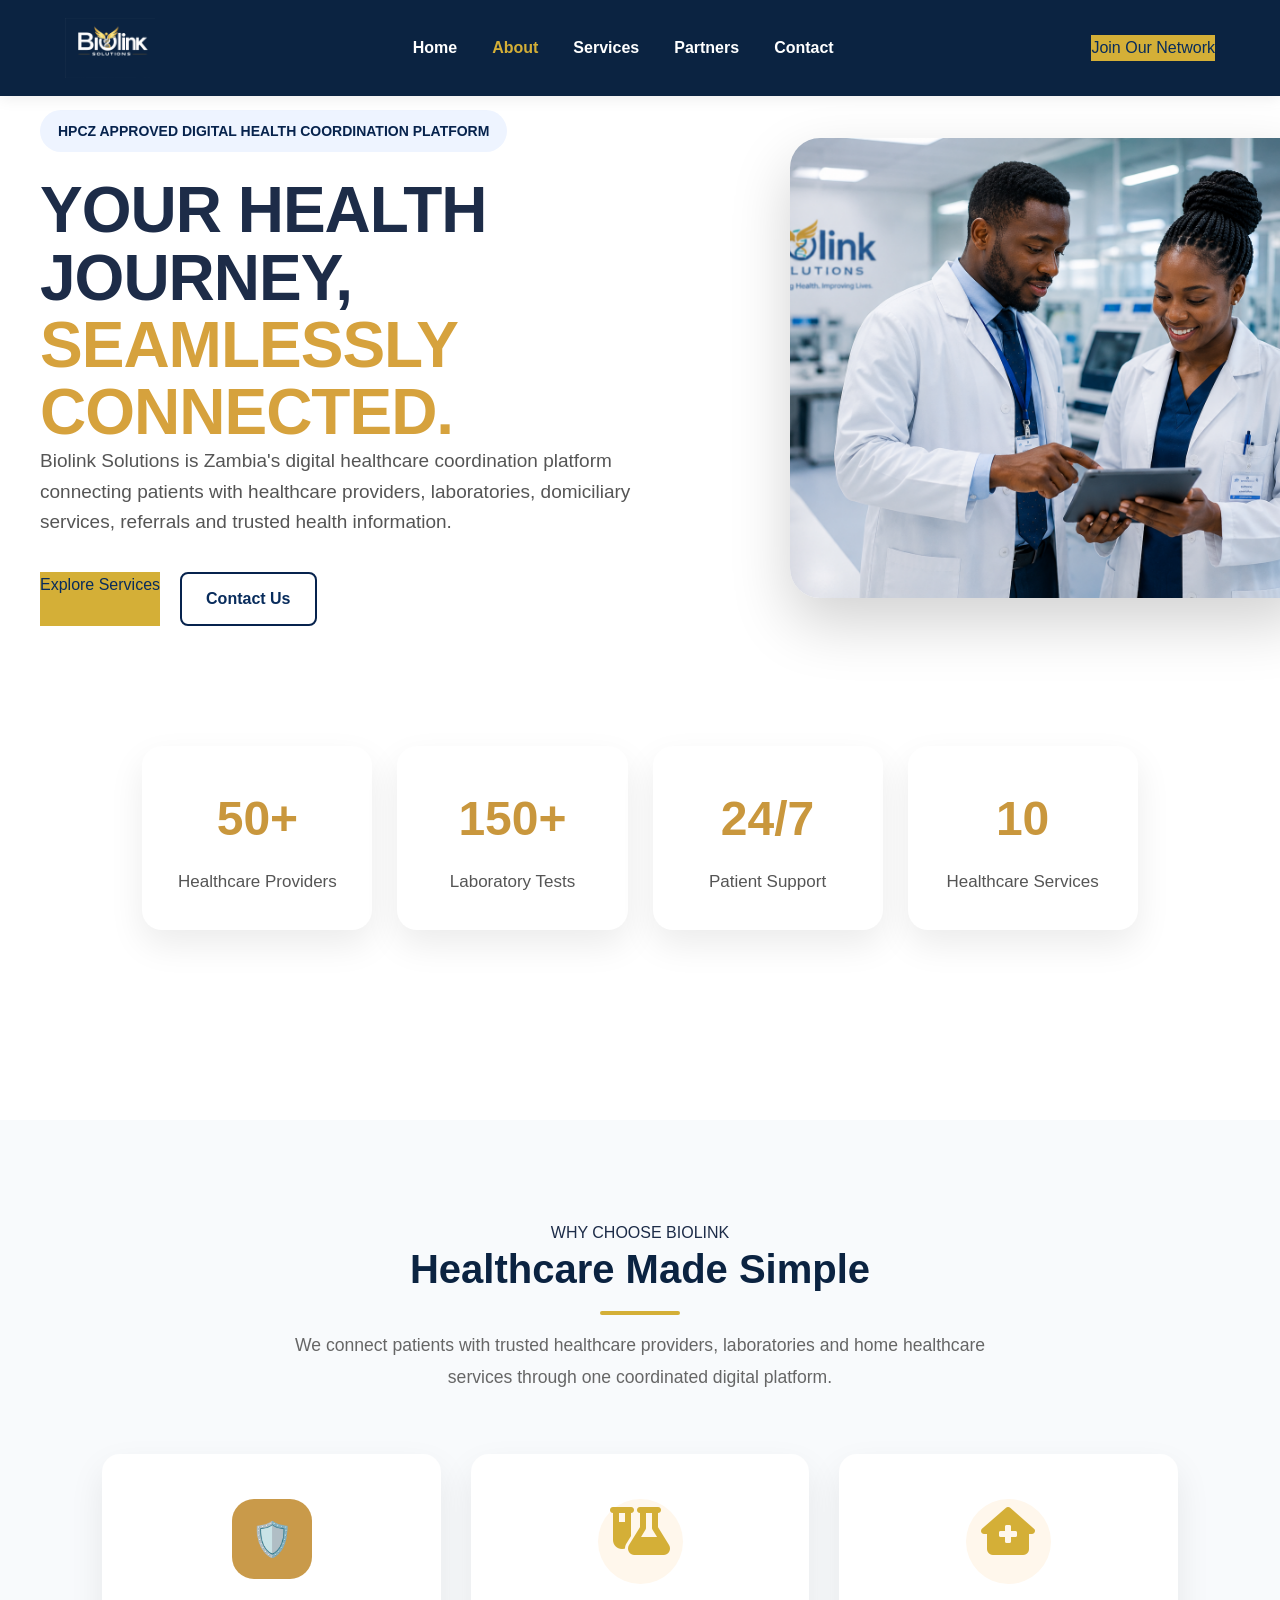
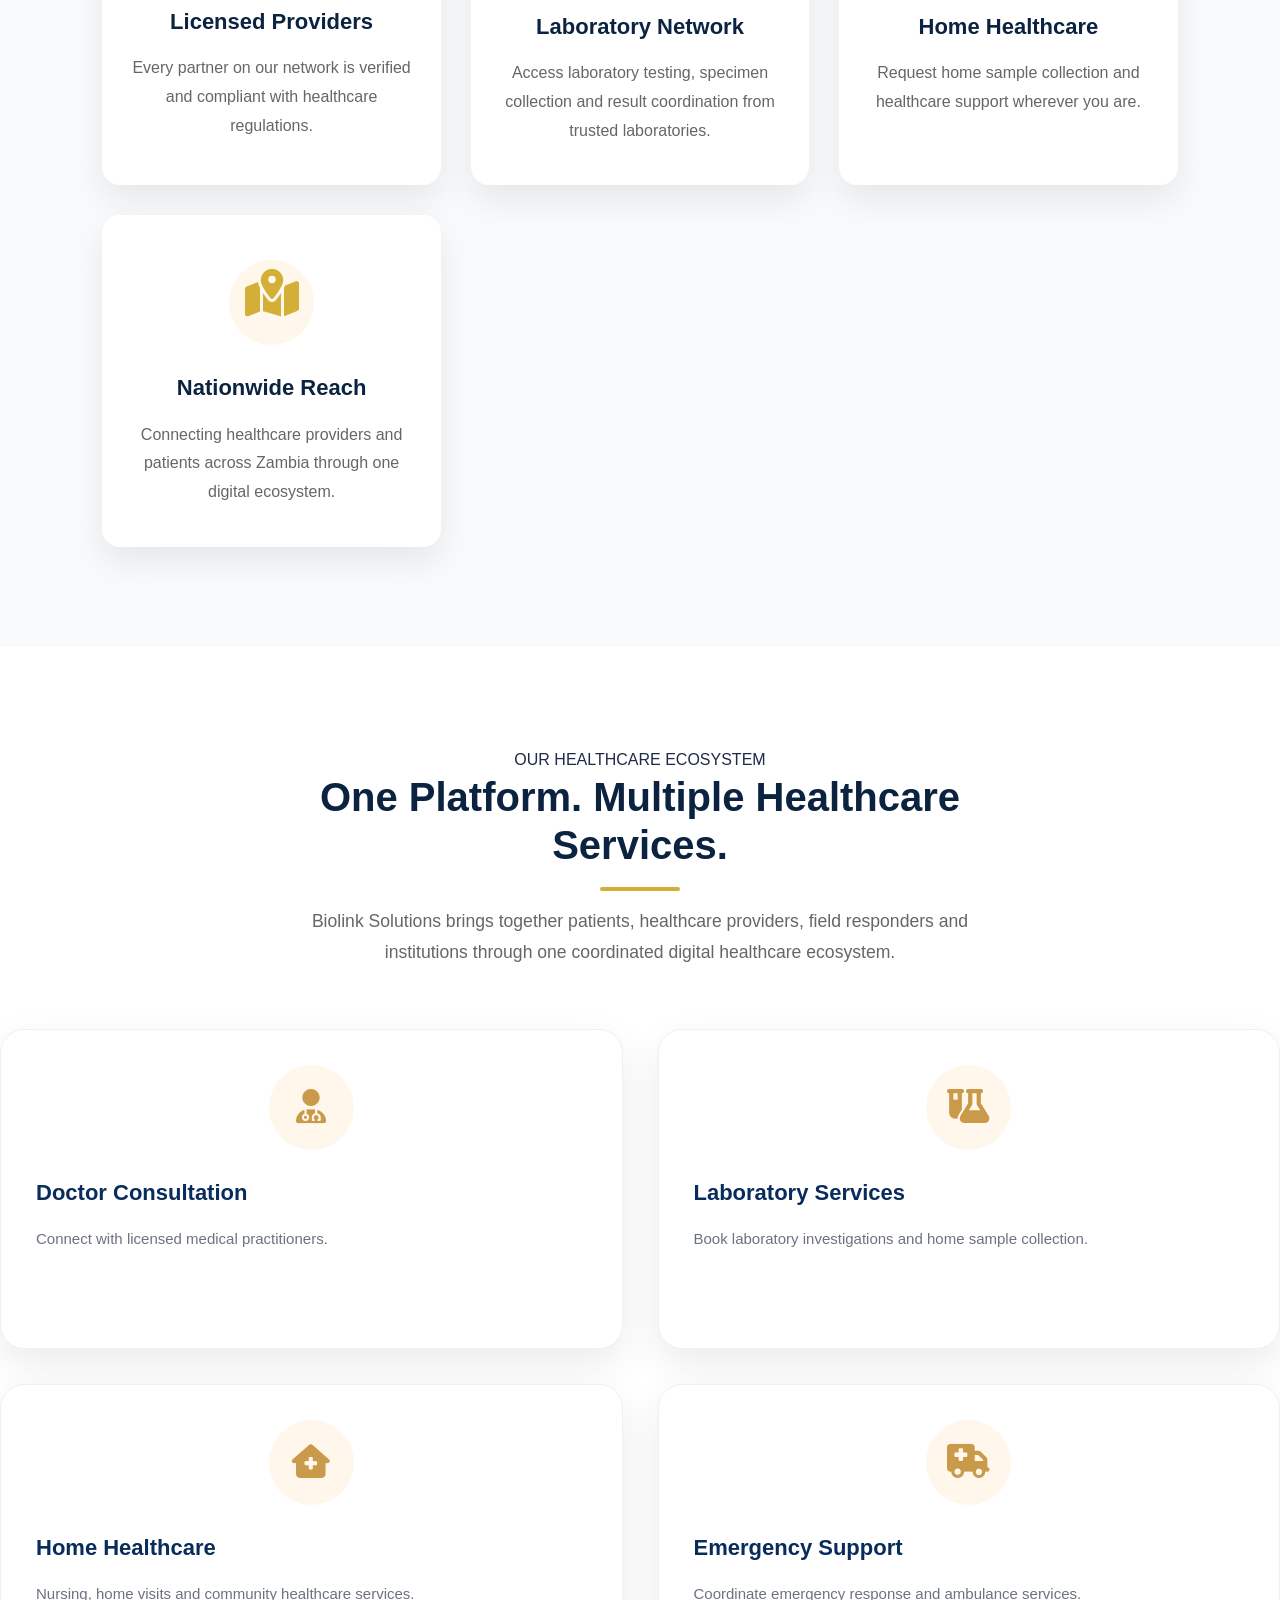
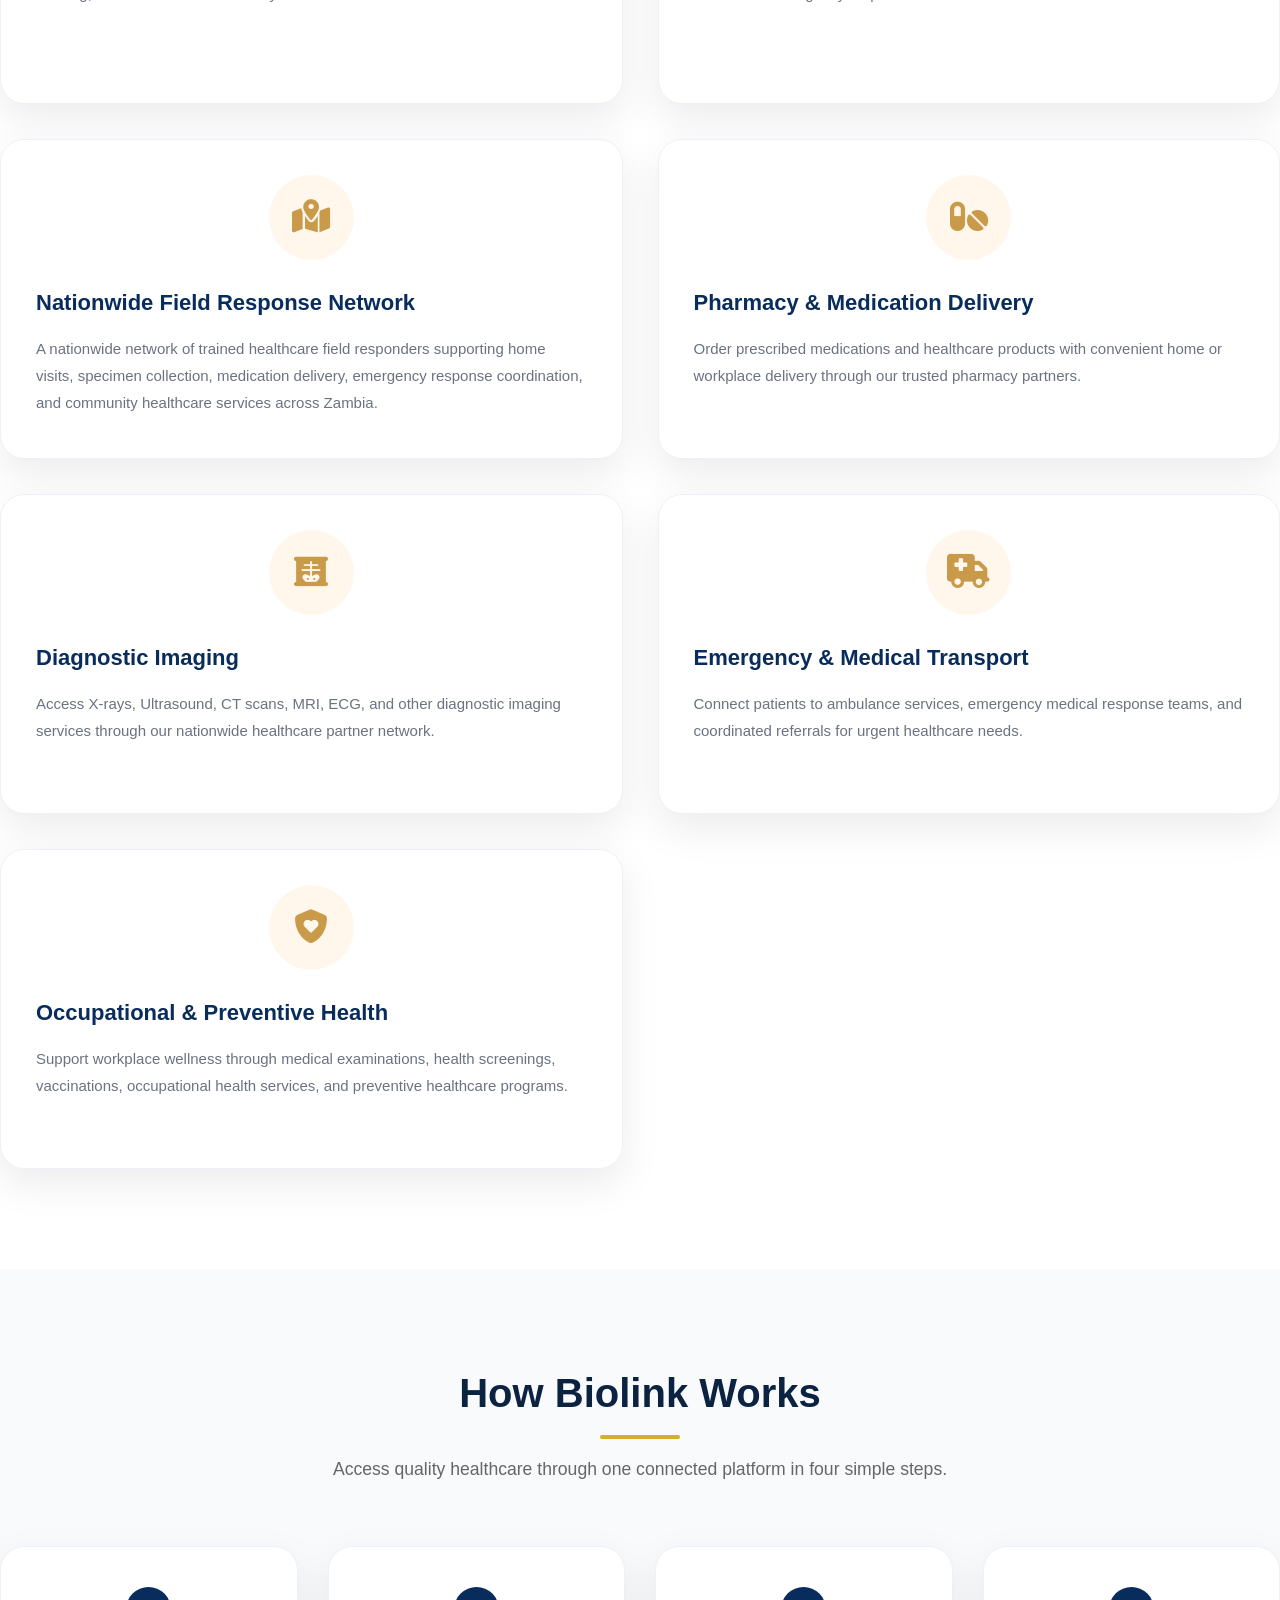
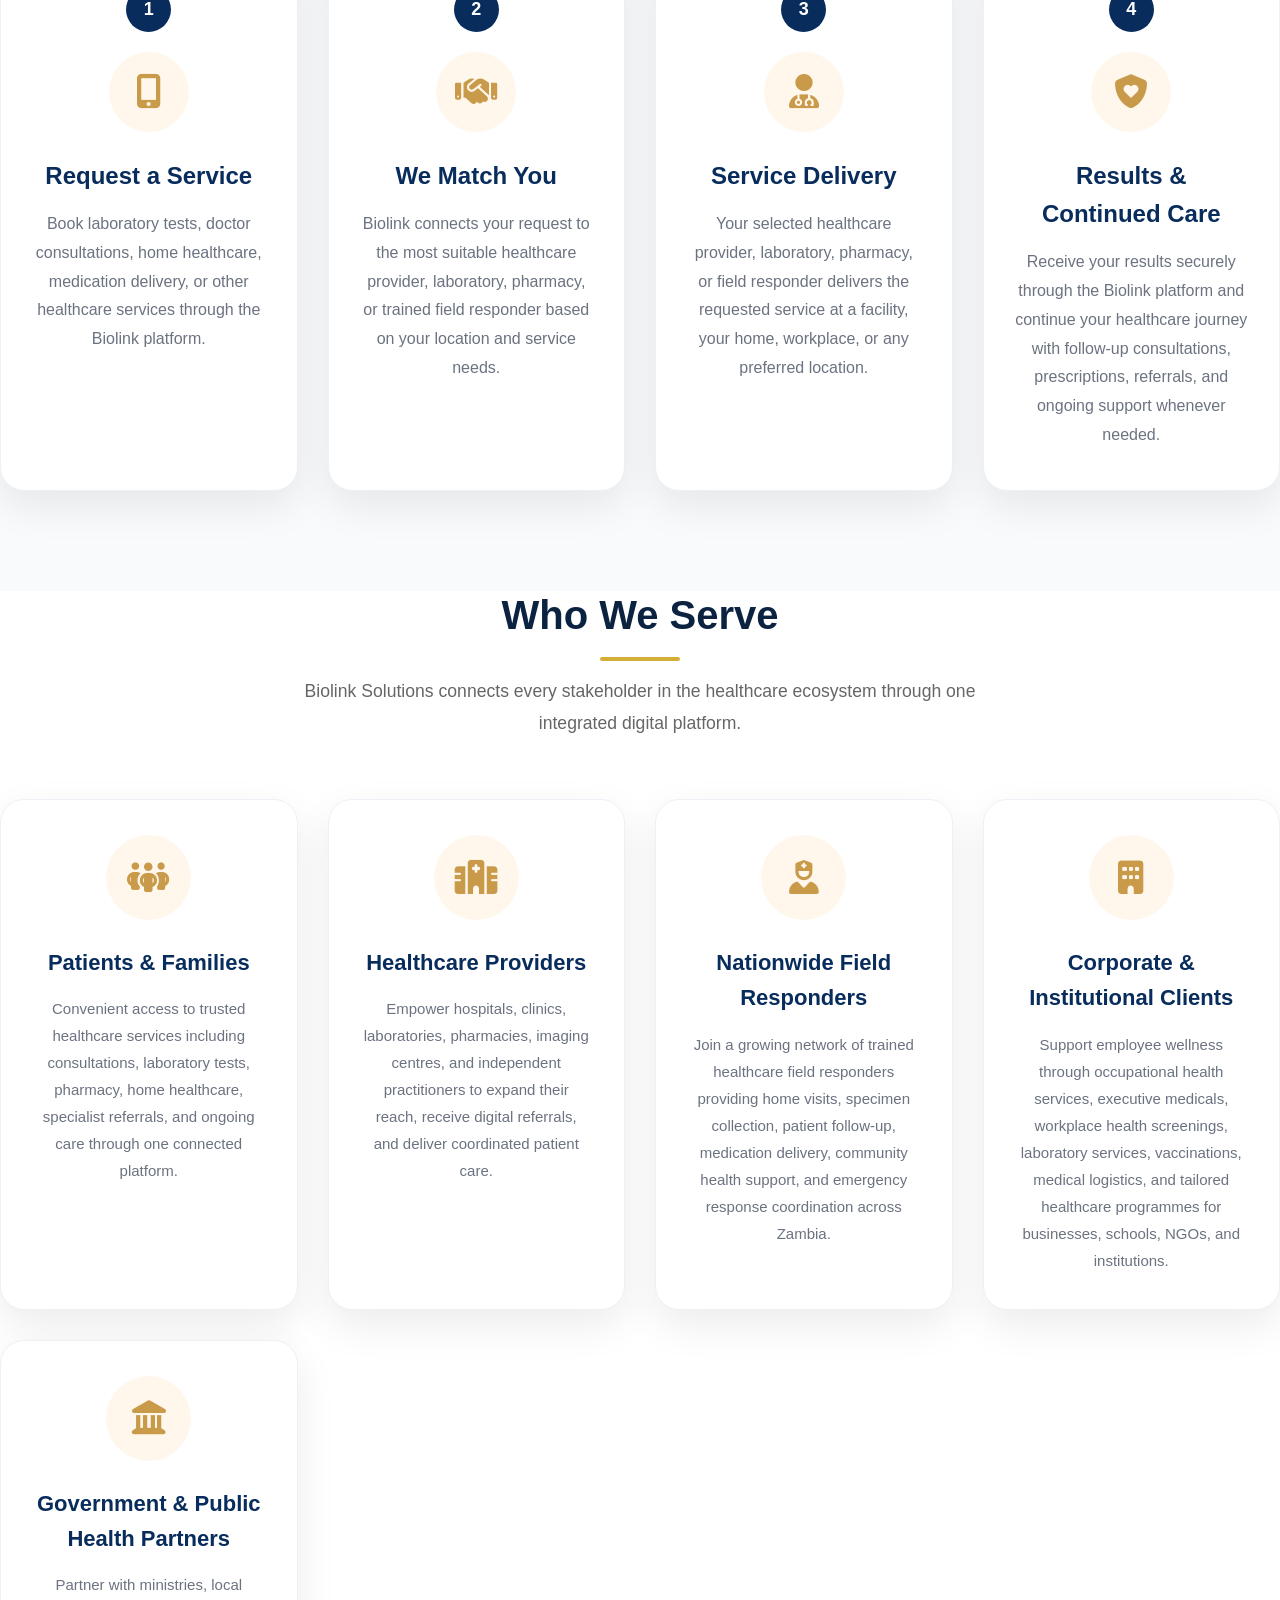
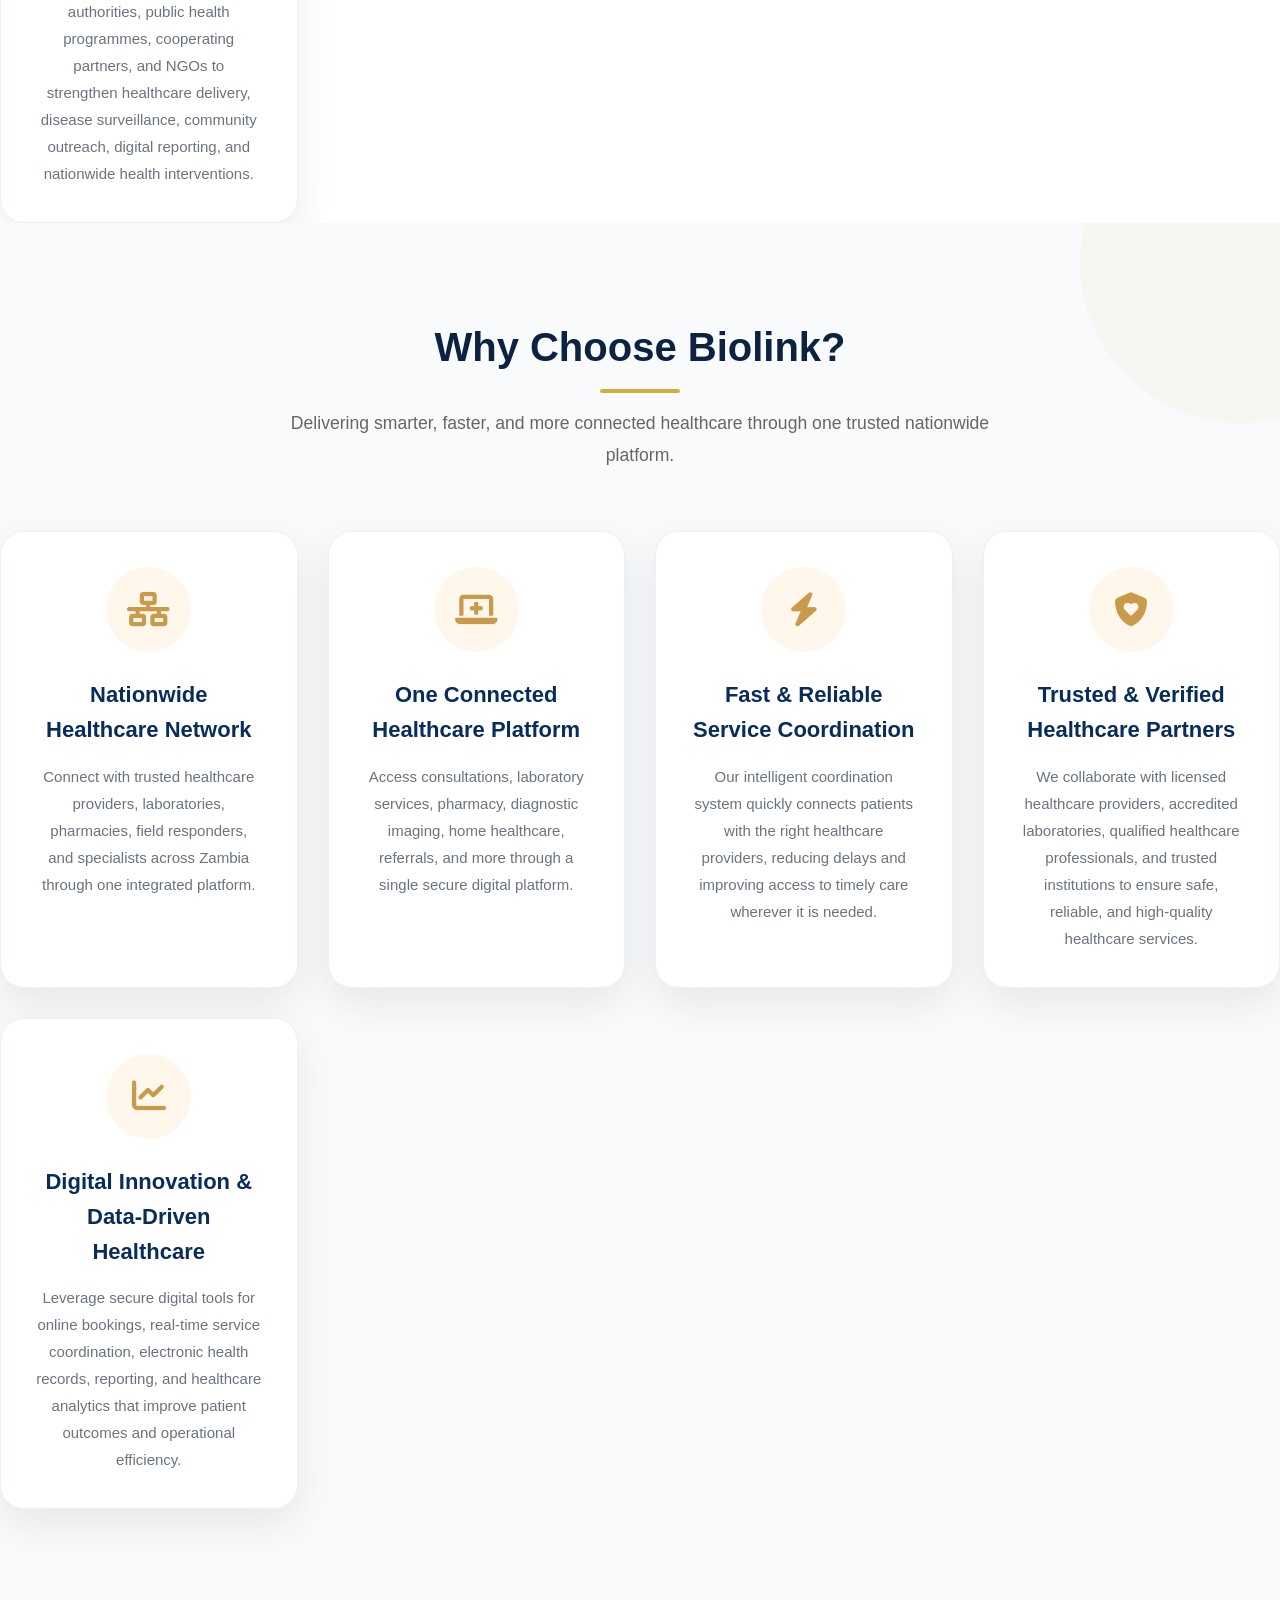
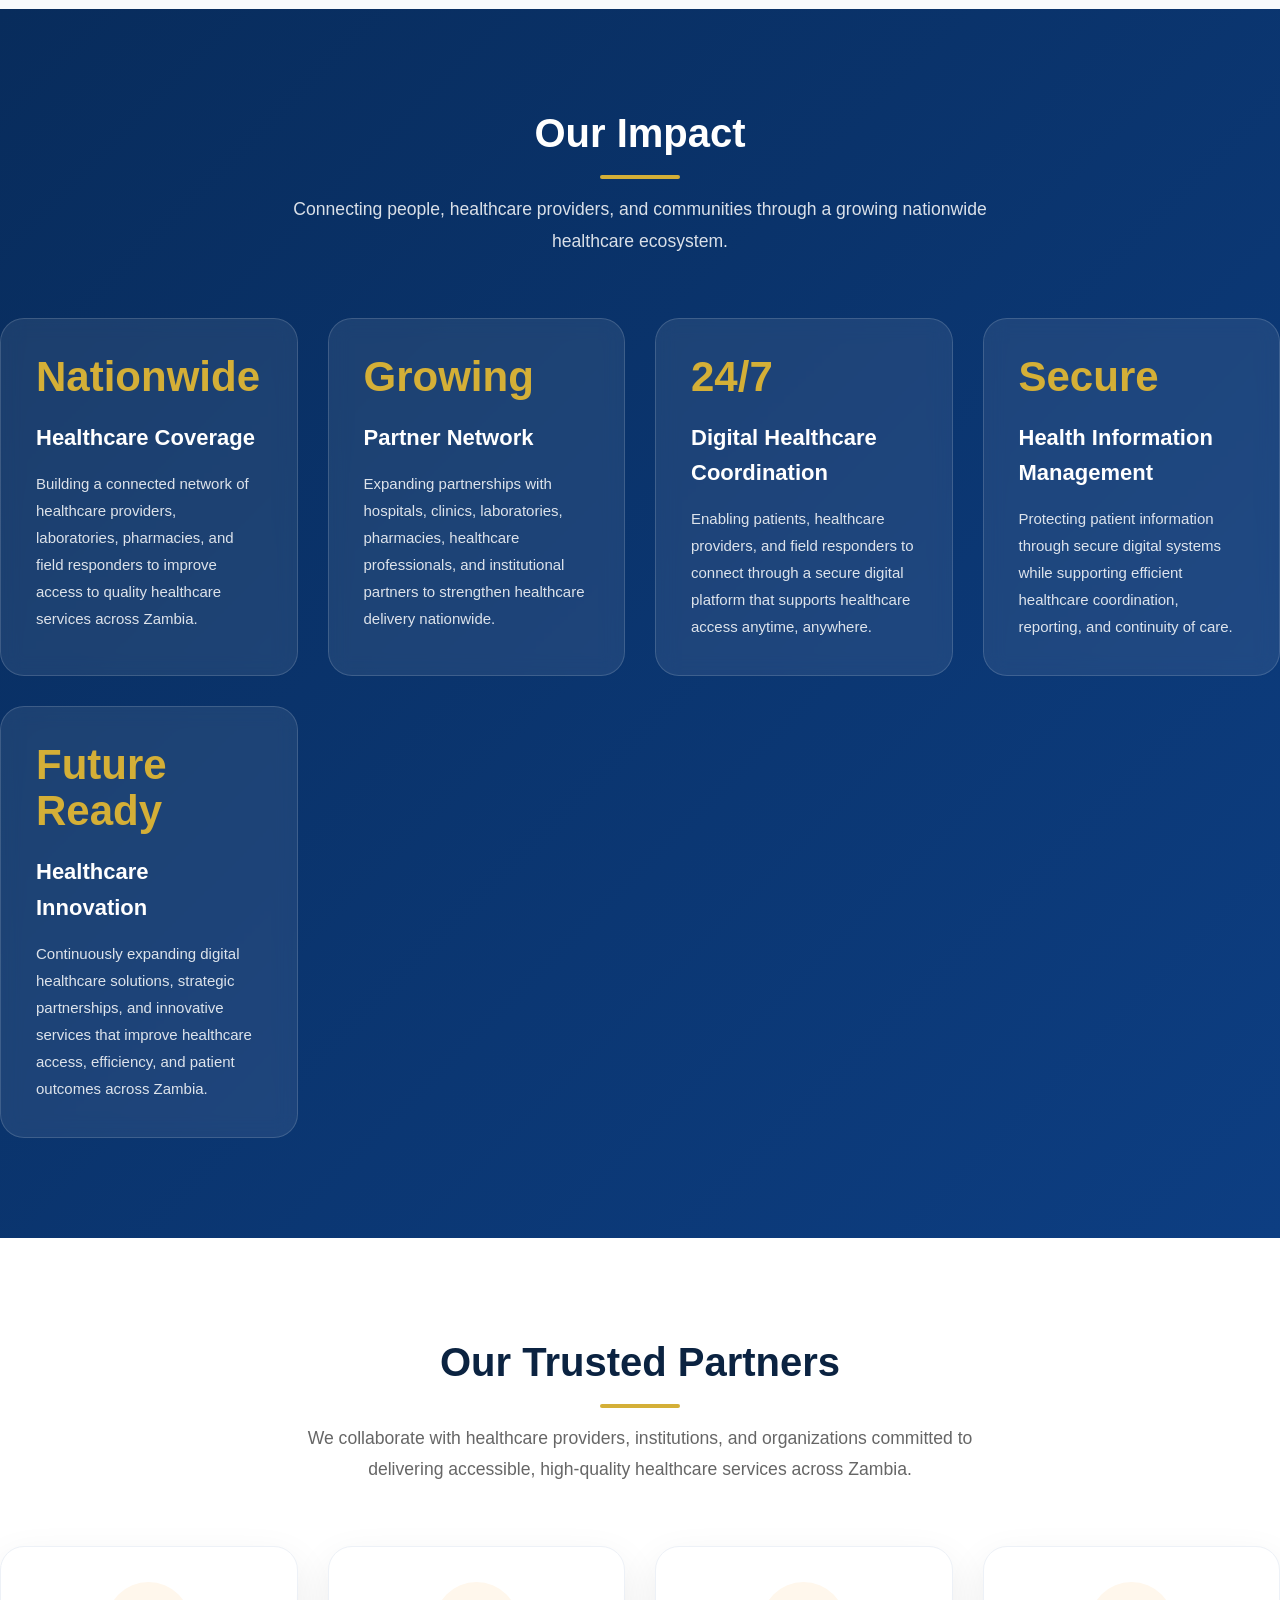
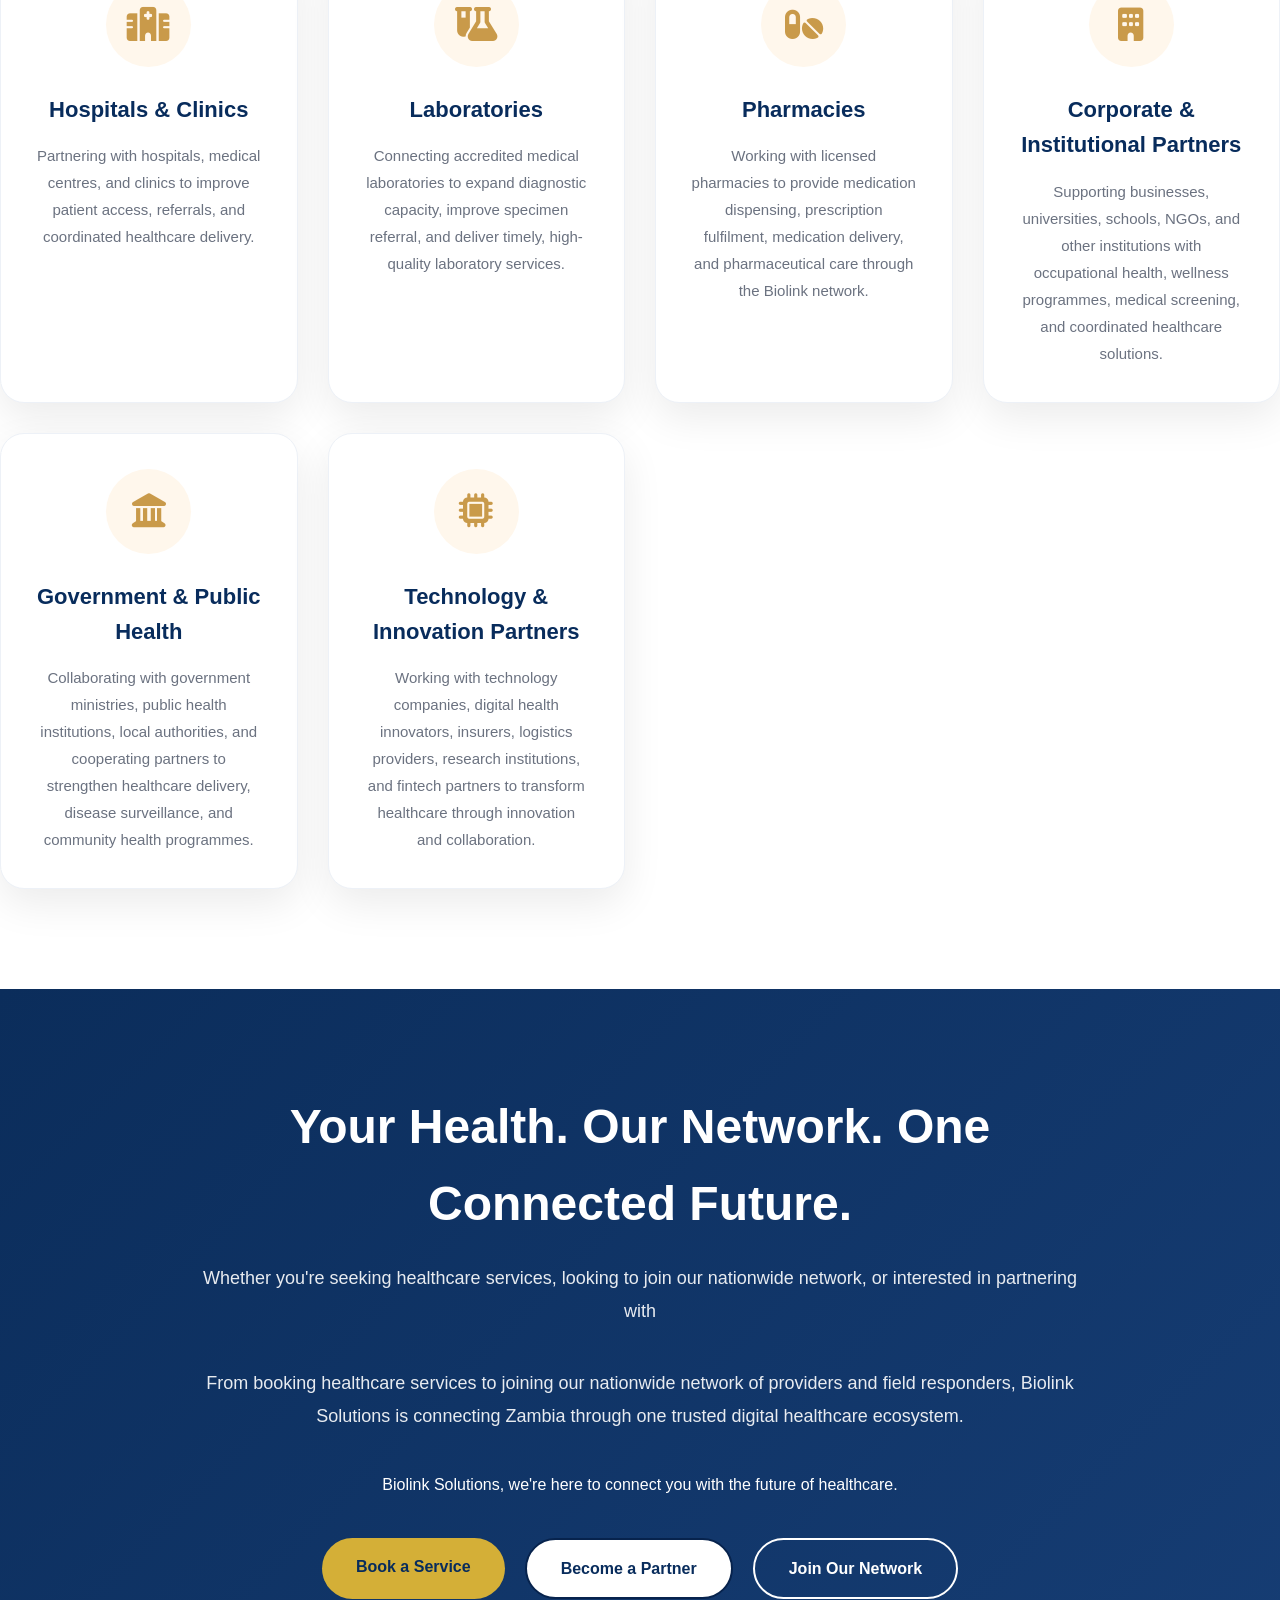
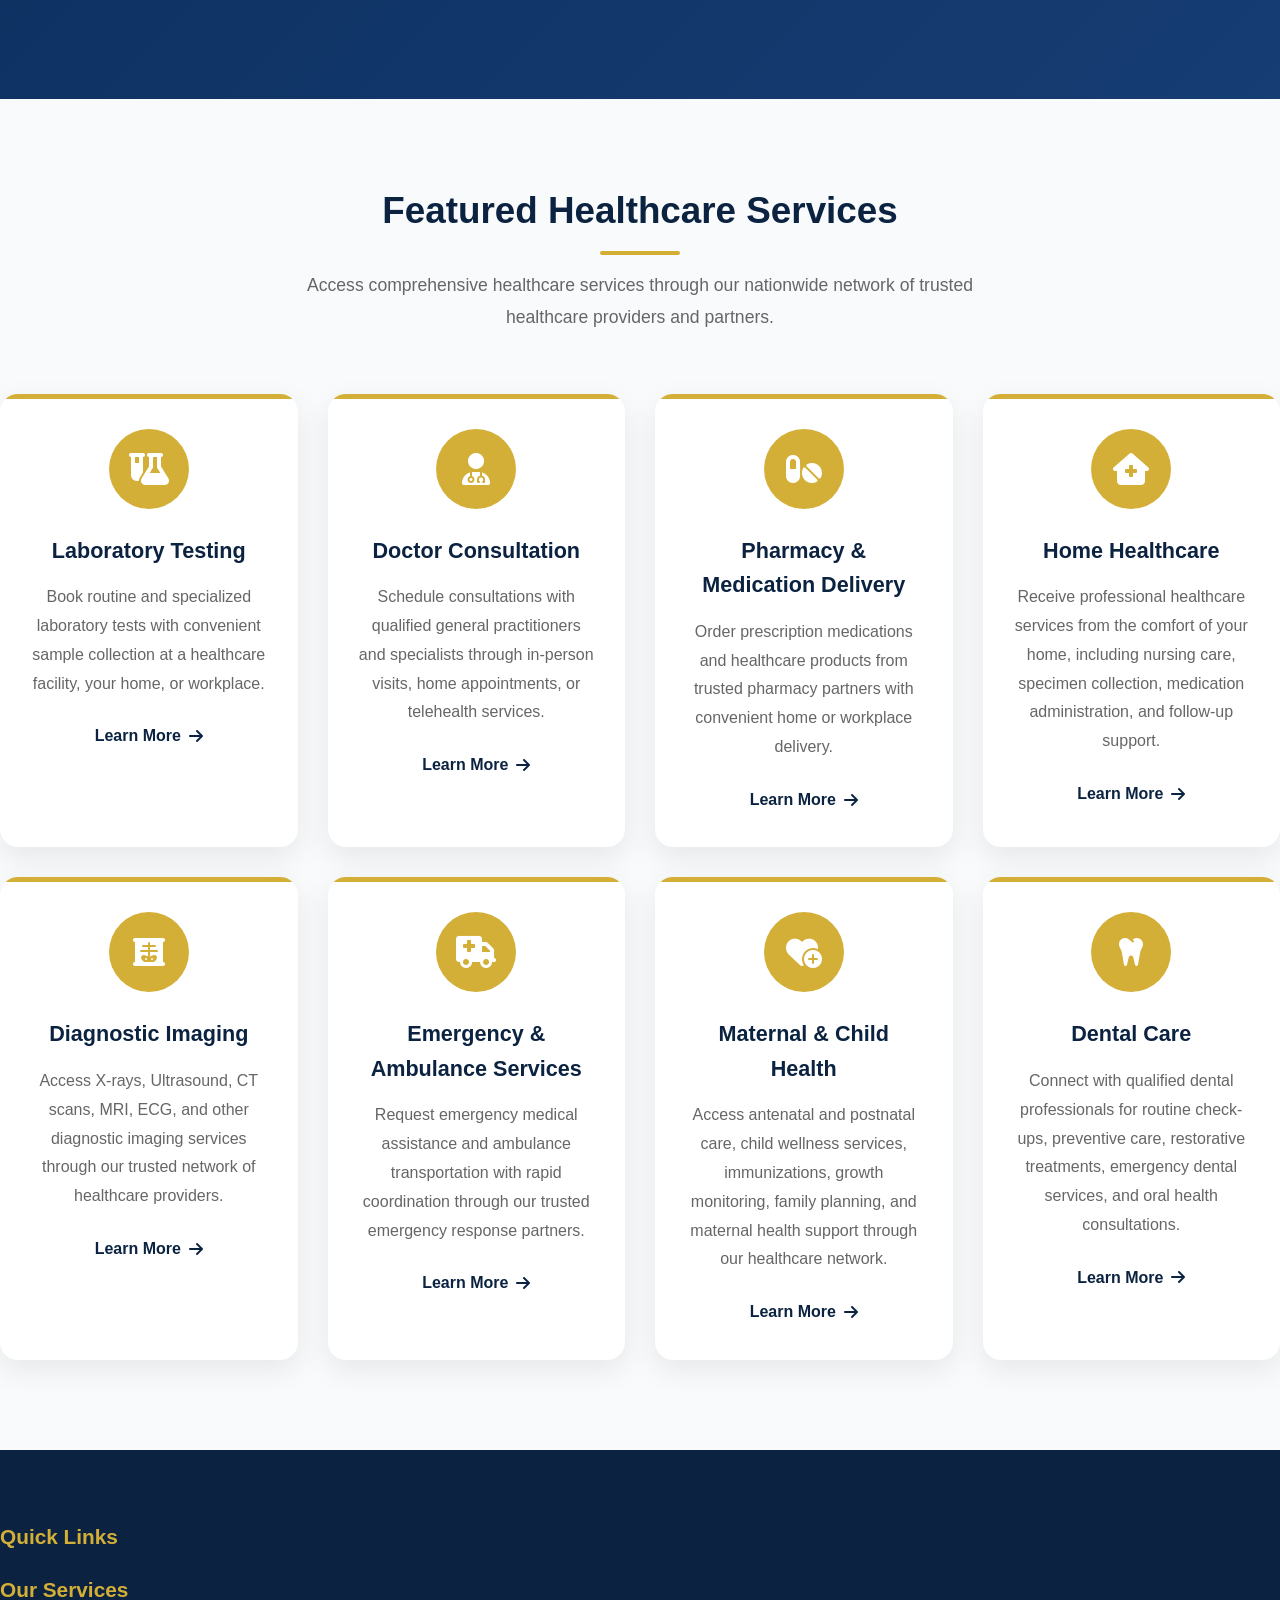
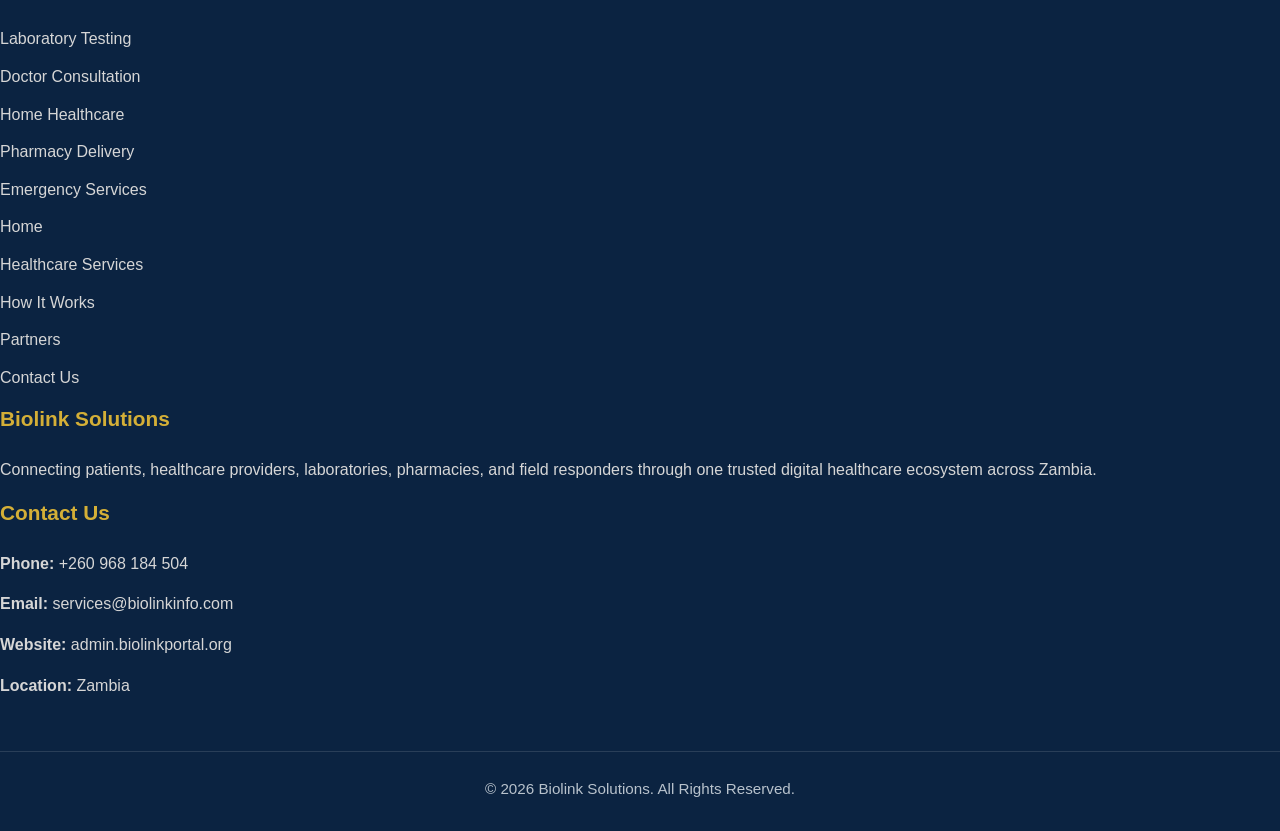
<file: index.html>
<!DOCTYPE html>
<html lang="en">

<head>
    <meta charset="UTF-8">
    <meta name="viewport" content="width=device-width, initial-scale=1.0">
    <title>About Us | Biolink Solutions</title>

    <link rel="stylesheet" href="css/style.css">

    <link rel="stylesheet"
        href="https://cdnjs.cloudflare.com/ajax/libs/font-awesome/6.5.2/css/all.min.css">
</head>

<body>

    <!-- ==========================
         Header
    =========================== -->

    <header>

        <nav class="navbar">

            <div class="container">

   <a href="index.html" class="logo">
    <img src="images/biolink_logo_whte.png.png" alt="Biolink Solutions Logo">
</a>           
    
                <ul class="nav-menu">

                    <li><a href="index.html">Home</a></li>
                    <li><a href="about.html" class="active">About</a></li>
                    <li><a href="services.html">Services</a></li>
                    <li><a href="#">Partners</a></li>
                    <li><a href="#">Contact</a></li>

                </ul>

                <a href="#" class="btn-primary">
                    Join Our Network
                </a>

            </div>

        </nav>

    </header>

<section class="hero">

<div class="hero-content">

<span class="badge">

HPCZ APPROVED DIGITAL HEALTH COORDINATION PLATFORM

</span>

<h1>

YOUR HEALTH JOURNEY,

<span>SEAMLESSLY CONNECTED.</span>

</h1>

<p>

Biolink Solutions is Zambia's digital healthcare coordination platform connecting patients with healthcare providers, laboratories, domiciliary services, referrals and trusted health information.

</p>

<div class="hero-buttons">

<a href="#" class="btn-primary">

Explore Services

</a>

<a href="#" class="btn-secondary">

Contact Us

</a>

</div>

</div>

<div class="hero-image">
   <img src="images/hero-healthcare.png" alt="Healthcare Professionals">
</div>

</section>

 
<section class="stats reveal">

    <div class="stat-card">
        <h2>50+</h2>
        <p>Healthcare Providers</p>
    </div>

    <div class="stat-card">
        <h2>150+</h2>
        <p>Laboratory Tests</p>
    </div>

    <div class="stat-card">
        <h2>24/7</h2>
        <p>Patient Support</p>
    </div>

    <div class="stat-card">
        <h2>10</h2>
        <p>Healthcare Services</p>
    </div>

</section>   
<section class="features reveal">

    <div class="section-title">
        <span>WHY CHOOSE BIOLINK</span>

        <h2>Healthcare Made Simple</h2>

        <p>
            We connect patients with trusted healthcare providers,
            laboratories and home healthcare services through one
            coordinated digital platform.
        </p>

    </div>

    <div class="feature-grid">

        <div class="feature-card">

            <div class="icon">🛡️</div>

            <h3>Licensed Providers</h3>

            <p>
                Every partner on our network is verified and compliant
                with healthcare regulations.
            </p>

        </div>

        <div class="feature-card">

          <div class="eco-icon">
    <i class="fa-solid fa-flask-vial"></i>
</div>

            <h3>Laboratory Network</h3>

            <p>
                Access laboratory testing, specimen collection and
                result coordination from trusted laboratories.
            </p>

        </div>

        <div class="feature-card">

           <div class="eco-icon">
    <i class="fa-solid fa-house-medical"></i>
</div>

            <h3>Home Healthcare</h3>

            <p>
                Request home sample collection and healthcare support
                wherever you are.
            </p>

        </div>

        <div class="feature-card">

           <div class="eco-icon">
    <i class="fa-solid fa-map-location-dot"></i>
</div>

            <h3>Nationwide Reach</h3>

            <p>
                Connecting healthcare providers and patients across
                Zambia through one digital ecosystem.
            </p>

        </div>

    </div>

</section>
<section class="ecosystem reveal">

    <div class="section-title">

        <span>OUR HEALTHCARE ECOSYSTEM</span>

        <h2>One Platform. Multiple Healthcare Services.</h2>

        <p>
            Biolink Solutions brings together patients, healthcare providers,
            field responders and institutions through one coordinated digital
            healthcare ecosystem.
        </p>

    </div>

    <div class="ecosystem-grid">

        <div class="eco-card">
            <div class="eco-icon">
    <i class="fa-solid fa-user-doctor"></i>
</div>
            <h3>Doctor Consultation</h3>
            <p>Connect with licensed medical practitioners.</p>
        </div>

        <div class="eco-card">
            <div class="eco-icon">
    <i class="fa-solid fa-flask-vial"></i>
</div>
            <h3>Laboratory Services</h3>
            <p>Book laboratory investigations and home sample collection.</p>
        </div>


        <div class="eco-card">
           <div class="eco-icon">
    <i class="fa-solid fa-house-medical"></i>
</div>
            <h3>Home Healthcare</h3>
            <p>Nursing, home visits and community healthcare services.</p>
        </div>

        <div class="eco-card">
            <div class="eco-icon">
    <i class="fa-solid fa-ambulance"></i>
</div>
            <h3>Emergency Support</h3>
            <p>Coordinate emergency response and ambulance services.</p>
        </div>

        <div class="eco-card">
            <div class="eco-icon">
    <i class="fa-solid fa-map-location-dot"></i>
</div>
           <h3>Nationwide Field Response Network</h3>
          <p>
    A nationwide network of trained healthcare field responders supporting home visits, specimen collection, medication delivery, emergency response coordination, and community healthcare services across Zambia.
</p>
        </div>

<div class="eco-card">
   <div class="eco-icon">
    <i class="fa-solid fa-pills"></i>
</div>

    <h3>Pharmacy & Medication Delivery</h3>

    <p>
        Order prescribed medications and healthcare products with convenient home or workplace delivery through our trusted pharmacy partners.
    </p>
</div>

<div class="eco-card">
    <div class="eco-icon">
    <i class="fa-solid fa-x-ray"></i>
</div>

    <h3>Diagnostic Imaging</h3>

    <p>
        Access X-rays, Ultrasound, CT scans, MRI, ECG, and other diagnostic imaging services through our nationwide healthcare partner network.
    </p>
</div> 

<div class="eco-card">
    <div class="eco-icon">
    <i class="fa-solid fa-truck-medical"></i>
</div>

    <h3>Emergency & Medical Transport</h3>

    <p>
        Connect patients to ambulance services, emergency medical response teams, and coordinated referrals for urgent healthcare needs.
    </p>
</div>       

<div class="eco-card">
    <div class="eco-icon">
    <i class="fa-solid fa-shield-heart"></i>
</div>

    <h3>Occupational & Preventive Health</h3>

    <p>
        Support workplace wellness through medical examinations, health screenings, vaccinations, occupational health services, and preventive healthcare programs.
    </p>
</div>       
    </div>

</section>

<section class="how-it-works reveal">

    <div class="container">

        <div class="section-title">
            <h2>How Biolink Works</h2>

            <p>
                Access quality healthcare through one connected platform in four simple steps.
            </p>
        </div>

      <div class="steps-grid">

    <div class="step-card">

        <div class="step-number">1</div>

        <div class="step-icon">
    <i class="fa-solid fa-mobile-screen-button"></i>
</div>

        <h3>Request a Service</h3>

        <p>
            Book laboratory tests, doctor consultations, home healthcare, medication delivery, or other healthcare services through the Biolink platform.
        </p>

    </div>

<div class="step-card">

    <div class="step-number">2</div>

    <div class="step-icon">
    <i class="fa-solid fa-handshake"></i>
</div>

    <h3>We Match You</h3>

    <p>
        Biolink connects your request to the most suitable healthcare provider, laboratory, pharmacy, or trained field responder based on your location and service needs.
    </p>

</div>

<div class="step-card">

    <div class="step-number">3</div>

    <div class="step-icon">
    <i class="fa-solid fa-user-doctor"></i>
</div>

    <h3>Service Delivery</h3>

    <p>
        Your selected healthcare provider, laboratory, pharmacy, or field responder delivers the requested service at a facility, your home, workplace, or any preferred location.
    </p>

</div>

<div class="step-card">

    <div class="step-number">4</div>

  <div class="step-icon">
    <i class="fa-solid fa-shield-heart"></i>
</div>

    <h3>Results & Continued Care</h3>

    <p>
        Receive your results securely through the Biolink platform and continue your healthcare journey with follow-up consultations, prescriptions, referrals, and ongoing support whenever needed.
    </p>

</div>
         
</div>
        </div>

    </div>

</section>

<section class="who-we-serve reveal">

    <div class="container">

        <div class="section-title">

            <h2>Who We Serve</h2>

            <p>
                Biolink Solutions connects every stakeholder in the healthcare ecosystem through one integrated digital platform.
            </p>

        </div>

       <div class="audience-grid">

    <div class="audience-card">

        <div class="audience-icon">
            <i class="fa-solid fa-people-group"></i>
        </div>

        <h3>Patients & Families</h3>

        <p>
            Convenient access to trusted healthcare services including consultations, laboratory tests, pharmacy, home healthcare, specialist referrals, and ongoing care through one connected platform.
        </p>

    </div>
<div class="audience-card">

    <div class="audience-icon">
        <i class="fa-solid fa-hospital"></i>
    </div>

    <h3>Healthcare Providers</h3>

    <p>
        Empower hospitals, clinics, laboratories, pharmacies, imaging centres, and independent practitioners to expand their reach, receive digital referrals, and deliver coordinated patient care.
    </p>

</div>

<div class="audience-card">

    <div class="audience-icon">
        <i class="fa-solid fa-user-nurse"></i>
    </div>

    <h3>Nationwide Field Responders</h3>

    <p>
        Join a growing network of trained healthcare field responders providing home visits, specimen collection, patient follow-up, medication delivery, community health support, and emergency response coordination across Zambia.
    </p>

</div>
 <div class="audience-card">

    <div class="audience-icon">
        <i class="fa-solid fa-building"></i>
    </div>

    <h3>Corporate & Institutional Clients</h3>

    <p>
        Support employee wellness through occupational health services, executive medicals, workplace health screenings, laboratory services, vaccinations, medical logistics, and tailored healthcare programmes for businesses, schools, NGOs, and institutions.
    </p>

</div>  

<div class="audience-card">

    <div class="audience-icon">
        <i class="fa-solid fa-landmark"></i>
    </div>

    <h3>Government & Public Health Partners</h3>

    <p>
        Partner with ministries, local authorities, public health programmes, cooperating partners, and NGOs to strengthen healthcare delivery, disease surveillance, community outreach, digital reporting, and nationwide health interventions.
    </p>

</div>
          
</div>

        </div>

    </div>

</section>
 <section class="why-biolink reveal">

    <div class="container">

        <div class="section-title">

            <h2>Why Choose Biolink?</h2>

            <p>
                Delivering smarter, faster, and more connected healthcare through one trusted nationwide platform.
            </p>

        </div>

        <div class="benefits-grid">

    <div class="benefit-card">

        <div class="benefit-icon">
            <i class="fa-solid fa-network-wired"></i>
        </div>

        <h3>Nationwide Healthcare Network</h3>

        <p>
            Connect with trusted healthcare providers, laboratories, pharmacies, field responders, and specialists across Zambia through one integrated platform.
        </p>

    </div>
<div class="benefit-card">

    <div class="benefit-icon">
        <i class="fa-solid fa-laptop-medical"></i>
    </div>

    <h3>One Connected Healthcare Platform</h3>

    <p>
        Access consultations, laboratory services, pharmacy, diagnostic imaging, home healthcare, referrals, and more through a single secure digital platform.
    </p>

</div>

<div class="benefit-card">

    <div class="benefit-icon">
        <i class="fa-solid fa-bolt"></i>
    </div>

    <h3>Fast & Reliable Service Coordination</h3>

    <p>
        Our intelligent coordination system quickly connects patients with the right healthcare providers, reducing delays and improving access to timely care wherever it is needed.
    </p>

</div>

<div class="benefit-card">

    <div class="benefit-icon">
        <i class="fa-solid fa-shield-heart"></i>
    </div>

    <h3>Trusted & Verified Healthcare Partners</h3>

    <p>
        We collaborate with licensed healthcare providers, accredited laboratories, qualified healthcare professionals, and trusted institutions to ensure safe, reliable, and high-quality healthcare services.
    </p>

</div>
<div class="benefit-card">

    <div class="benefit-icon">
        <i class="fa-solid fa-chart-line"></i>
    </div>

    <h3>Digital Innovation & Data-Driven Healthcare</h3>

    <p>
        Leverage secure digital tools for online bookings, real-time service coordination, electronic health records, reporting, and healthcare analytics that improve patient outcomes and operational efficiency.
    </p>

</div>           
</div>

        </div>

    </div>

</section>
<section class="our-impact reveal">

    <div class="container">

        <div class="section-title">

            <h2>Our Impact</h2>

            <p>
                Connecting people, healthcare providers, and communities through a growing nationwide healthcare ecosystem.
            </p>

        </div>

       <div class="impact-grid">

    <div class="impact-card">

        <div class="impact-number">Nationwide</div>

        <h3>Healthcare Coverage</h3>

        <p>
            Building a connected network of healthcare providers, laboratories, pharmacies, and field responders to improve access to quality healthcare services across Zambia.
        </p>

    </div>
<div class="impact-card">

    <div class="impact-number">Growing</div>

    <h3>Partner Network</h3>

    <p>
        Expanding partnerships with hospitals, clinics, laboratories, pharmacies, healthcare professionals, and institutional partners to strengthen healthcare delivery nationwide.
    </p>

</div>

<div class="impact-card">

    <div class="impact-number">24/7</div>

    <h3>Digital Healthcare Coordination</h3>

    <p>
        Enabling patients, healthcare providers, and field responders to connect through a secure digital platform that supports healthcare access anytime, anywhere.
    </p>

</div>
 <div class="impact-card">

    <div class="impact-number">Secure</div>

    <h3>Health Information Management</h3>

    <p>
        Protecting patient information through secure digital systems while supporting efficient healthcare coordination, reporting, and continuity of care.
    </p>

</div>

<div class="impact-card">

    <div class="impact-number">Future Ready</div>

    <h3>Healthcare Innovation</h3>

    <p>
        Continuously expanding digital healthcare solutions, strategic partnerships, and innovative services that improve healthcare access, efficiency, and patient outcomes across Zambia.
    </p>

</div>
          
</div>

        </div>

    </div>

</section>
<section class="trusted-partners reveal">

    <div class="container">

        <div class="section-title">

            <h2>Our Trusted Partners</h2>

            <p>
                We collaborate with healthcare providers, institutions, and organizations committed to delivering accessible, high-quality healthcare services across Zambia.
            </p>

        </div>

     <div class="partners-grid">

    <div class="partner-card">

        <div class="partner-icon">
            <i class="fa-solid fa-hospital"></i>
        </div>

        <h3>Hospitals & Clinics</h3>

        <p>
            Partnering with hospitals, medical centres, and clinics to improve patient access, referrals, and coordinated healthcare delivery.
        </p>

    </div>
<div class="partner-card">

    <div class="partner-icon">
        <i class="fa-solid fa-flask-vial"></i>
    </div>

    <h3>Laboratories</h3>

    <p>
        Connecting accredited medical laboratories to expand diagnostic capacity, improve specimen referral, and deliver timely, high-quality laboratory services.
    </p>

</div>

<div class="partner-card">

    <div class="partner-icon">
        <i class="fa-solid fa-pills"></i>
    </div>

    <h3>Pharmacies</h3>

    <p>
        Working with licensed pharmacies to provide medication dispensing, prescription fulfilment, medication delivery, and pharmaceutical care through the Biolink network.
    </p>

</div>
  <div class="partner-card">

    <div class="partner-icon">
        <i class="fa-solid fa-building"></i>
    </div>

    <h3>Corporate & Institutional Partners</h3>

    <p>
        Supporting businesses, universities, schools, NGOs, and other institutions with occupational health, wellness programmes, medical screening, and coordinated healthcare solutions.
    </p>

</div>  

<div class="partner-card">

    <div class="partner-icon">
        <i class="fa-solid fa-landmark"></i>
    </div>

    <h3>Government & Public Health</h3>

    <p>
        Collaborating with government ministries, public health institutions, local authorities, and cooperating partners to strengthen healthcare delivery, disease surveillance, and community health programmes.
    </p>

</div>
<div class="partner-card">

    <div class="partner-icon">
        <i class="fa-solid fa-microchip"></i>
    </div>

    <h3>Technology & Innovation Partners</h3>

    <p>
        Working with technology companies, digital health innovators, insurers, logistics providers, research institutions, and fintech partners to transform healthcare through innovation and collaboration.
    </p>

</div>        
</div>

        </div>

    </div>

</section>  
<section class="cta-section reveal">

    <div class="container">

        <div class="cta-content">

            <h2>Your Health. Our Network. One Connected Future.</h2>

            <p>
                Whether you're seeking healthcare services, looking to join our nationwide network, or interested in partnering with <p>
From booking healthcare services to joining our nationwide network of providers and field responders, Biolink Solutions is connecting Zambia through one trusted digital healthcare ecosystem.
</p>Biolink Solutions, we're here to connect you with the future of healthcare.
            </p>

            <div class="cta-buttons">

                <a href="#" class="btn-primary">Book a Service</a>

                <a href="#" class="btn-secondary">Become a Partner</a>

                <a href="#" class="btn-outline">Join Our Network</a>

            </div>

        </div>

    </div>

</section>  
<section class="featured-services reveal">

    <div class="container">

        <div class="section-title">

            <h2>Featured Healthcare Services</h2>

            <p>
                Access comprehensive healthcare services through our nationwide network of trusted healthcare providers and partners.
            </p>

        </div>

        <div class="featured-grid">

    <div class="featured-card">

        <div class="featured-icon">
            <i class="fa-solid fa-flask-vial"></i>
        </div>

        <h3>Laboratory Testing</h3>

        <p>
            Book routine and specialized laboratory tests with convenient sample collection at a healthcare facility, your home, or workplace.
        </p>

        <a href="#" class="service-link">
            Learn More <i class="fa-solid fa-arrow-right"></i>
        </a>

    </div>
<div class="featured-card">

    <div class="featured-icon">
        <i class="fa-solid fa-user-doctor"></i>
    </div>

    <h3>Doctor Consultation</h3>

    <p>
        Schedule consultations with qualified general practitioners and specialists through in-person visits, home appointments, or telehealth services.
    </p>

    <a href="#" class="service-link">
        Learn More <i class="fa-solid fa-arrow-right"></i>
    </a>

</div>

<div class="featured-card">

    <div class="featured-icon">
        <i class="fa-solid fa-pills"></i>
    </div>

    <h3>Pharmacy & Medication Delivery</h3>

    <p>
        Order prescription medications and healthcare products from trusted pharmacy partners with convenient home or workplace delivery.
    </p>

    <a href="#" class="service-link">
        Learn More <i class="fa-solid fa-arrow-right"></i>
    </a>

</div>
<div class="featured-card">

    <div class="featured-icon">
        <i class="fa-solid fa-house-medical"></i>
    </div>

    <h3>Home Healthcare</h3>

    <p>
        Receive professional healthcare services from the comfort of your home, including nursing care, specimen collection, medication administration, and follow-up support.
    </p>

    <a href="#" class="service-link">
        Learn More <i class="fa-solid fa-arrow-right"></i>
    </a>

</div>  
<div class="featured-card">

    <div class="featured-icon">
        <i class="fa-solid fa-x-ray"></i>
    </div>

    <h3>Diagnostic Imaging</h3>

    <p>
        Access X-rays, Ultrasound, CT scans, MRI, ECG, and other diagnostic imaging services through our trusted network of healthcare providers.
    </p>

    <a href="#" class="service-link">
        Learn More <i class="fa-solid fa-arrow-right"></i>
    </a>

</div> 

<div class="featured-card">

    <div class="featured-icon">
        <i class="fa-solid fa-ambulance"></i>
    </div>

    <h3>Emergency & Ambulance Services</h3>

    <p>
        Request emergency medical assistance and ambulance transportation with rapid coordination through our trusted emergency response partners.
    </p>

    <a href="#" class="service-link">
        Learn More <i class="fa-solid fa-arrow-right"></i>
    </a>

</div>
 <div class="featured-card">

    <div class="featured-icon">
        <i class="fa-solid fa-heart-circle-plus"></i>
    </div>

    <h3>Maternal & Child Health</h3>

    <p>
        Access antenatal and postnatal care, child wellness services, immunizations, growth monitoring, family planning, and maternal health support through our healthcare network.
    </p>

    <a href="#" class="service-link">
        Learn More <i class="fa-solid fa-arrow-right"></i>
    </a>

</div>

<div class="featured-card">

    <div class="featured-icon">
        <i class="fa-solid fa-tooth"></i>
    </div>

    <h3>Dental Care</h3>

    <p>
        Connect with qualified dental professionals for routine check-ups, preventive care, restorative treatments, emergency dental services, and oral health consultations.
    </p>

    <a href="#" class="service-link">
        Learn More <i class="fa-solid fa-arrow-right"></i>
    </a>

</div>
           
</div>

        </div>

    </div>

</section> 
<script>
const reveals = document.querySelectorAll(".reveal");
const navbar = document.querySelector(".navbar");
function revealSections() {
    const windowHeight = window.innerHeight;

    reveals.forEach(section => {
        const sectionTop = section.getBoundingClientRect().top;
        const revealPoint = 120;

        if (sectionTop < windowHeight - revealPoint) {
            section.classList.add("active");
        }
    });
   if (window.scrollY > 50) {
    navbar.classList.add("scrolled");
} else {
    navbar.classList.remove("scrolled");
 }
}

window.addEventListener("scroll", revealSections);
window.addEventListener("load", revealSections);
</script> 
<footer class="footer">

    <div class="container">

       <div class="footer-column">
        <div class="footer-column">

    <h3>Quick Links</h3>
<div class="footer-column">

    <h3>Our Services</h3>

    <ul class="footer-links">
        <li><a href="#">Laboratory Testing</a></li>
        <li><a href="#">Doctor Consultation</a></li>
        <li><a href="#">Home Healthcare</a></li>
        <li><a href="#">Pharmacy Delivery</a></li>
        <li><a href="#">Emergency Services</a></li>
    </ul>

</div>
    <ul class="footer-links">
        <li><a href="#">Home</a></li>
        <li><a href="#">Healthcare Services</a></li>
        <li><a href="#">How It Works</a></li>
        <li><a href="#">Partners</a></li>
        <li><a href="#">Contact Us</a></li>
    </ul>

</div>  

    <h3>Biolink Solutions</h3>

    <p>
        Connecting patients, healthcare providers, laboratories, pharmacies, and field responders through one trusted digital healthcare ecosystem across Zambia.
    </p>

</div>
<div class="footer-column">

    <h3>Contact Us</h3>

    <p><strong>Phone:</strong> +260 968 184 504</p>

    <p><strong>Email:</strong> services@biolinkinfo.com</p>

    <p><strong>Website:</strong> admin.biolinkportal.org</p>

    <p><strong>Location:</strong> Zambia</p>

</div>
        </div>

    </div>
<div class="footer-bottom">

    <div class="container">

        <p>
            &copy; 2026 Biolink Solutions. All Rights Reserved.
        </p>

    </div>

</div>
</footer>
</body>

</html>
</file>
<file: css/style.css>
/* ===============================
   BIOLINK SOLUTIONS
   MAIN STYLESHEET
================================ */
html{

    scroll-behavior:smooth;

}
*{
    margin:0;
    padding:0;
    box-sizing:border-box;
}

body{
    font-family:'Poppins',sans-serif;
    background:#ffffff;
    color:#1d2c48;
    line-height:1.6;
}

img{
    max-width:100%;
    display:block;
}

a{
    text-decoration:none;
}

ul{
    list-style:none;
}

/* ===============================
   HEADER
================================ */

header{

    background:#07234d;

    position:sticky;

    top:0;

    z-index:1000;

    box-shadow:0 4px 15px rgba(0,0,0,.08);

}
/* ===========================
   NAVBAR
=========================== */

.navbar{
    position: fixed;
    top: 0;
    left: 0;
    width: 100%;
    background: #0B2341;
    z-index: 1000;
    box-shadow: 0 2px 15px rgba(0,0,0,0.08);
}

.navbar .container{
    max-width: 1200px;
    margin: 0 auto;
    padding: 18px 25px;

    display: flex;
    align-items: center;
    justify-content: space-between;
}

.logo{
    display: flex;
    align-items: center;
    text-decoration: none;
}

.logo img{
    height: 60px;
    width: auto;
    display: block;
}

.nav-menu{
    display: flex;
    align-items: center;
    list-style: none;
    gap: 35px;
    margin: 0;
    padding: 0;
}

.nav-menu li{
    list-style: none;
}

.nav-menu a{
    color: #ffffff;
    text-decoration: none;
    font-size: 16px;
    font-weight: 600;
    transition: 0.3s;
}

.nav-menu a:hover,
.nav-menu a.active{
    color: #D4AF37;
}

.btn-primary{

    transition:.35s ease;

}

.btn-primary:hover{

    transform:translateY(-3px);

    box-shadow:0 15px 30px rgba(212,175,55,.35);

}

.btn-outline{

    transition:.35s ease;

}

.btn-outline:hover{

    transform:translateY(-3px);

}
/* ===============================
   HERO
================================ */

.hero{
    max-width:1280px;
    margin:auto;
    padding:110px 40px 70px;
    display:grid;
    grid-template-columns:55% 45%;
    align-items:center;
    gap:70px;
}

.badge{

    display:inline-block;

    background:#eef4ff;

    color:#07234d;

    padding:10px 18px;

    border-radius:30px;

    font-size:14px;

    font-weight:600;

    margin-bottom:25px;

}

.hero h1{
    font-size:64px;
    line-height:1.05;
    font-weight:800;
    letter-spacing:-1px;
}

.hero h1 span{

    display:block;

    color:#d6a23d;

}

.hero p{

    font-size:19px;

    color:#555;

    margin-bottom:35px;

}

.hero-buttons{

    display:flex;

    gap:20px;

}

.btn-secondary{

    padding:12px 24px;

    border:2px solid #07234d;

    color:#07234d;

    border-radius:8px;

    font-weight:600;

    transition:.3s;

}

.btn-secondary:hover{

    background:#07234d;

    color:white;

}

.hero-image{
    display:flex;
    justify-content:flex-end;
    align-items:center;
}

.hero-image img{
    width:100%;
    max-width:520px;
    height:460px;
    object-fit:cover;
    border-radius:30px;
    box-shadow:0 25px 60px rgba(0,0,0,.18);
}
}

.hero-image img{
    width:420px;
    max-width:100%;
}

/*==========================
STATS SECTION
===========================*/

.stats{

    max-width:1200px;

    margin:auto;

    margin-top:30px;

    margin-bottom:90px;

    display:grid;

    grid-template-columns:repeat(4,1fr);

    gap:30px;

    padding:0 40px;

}

.stat-card{

    background:#fff;

    padding:35px;

    border-radius:20px;

    text-align:center;

    box-shadow:0 15px 35px rgba(0,0,0,.08);

    transition:.35s;

}

.stat-card:hover{

    transform:translateY(-10px);

}

.stat-card h2{

    font-size:48px;

    color:#c9973d;

    margin-bottom:10px;

}

.stat-card p{

    color:#555;

    font-size:17px;

    font-weight:500;

}

/* =========================
   WHY CHOOSE BIOLINK
========================= */

.features{
    background:#f8fafc;
    padding:100px 8%;
}

/* ===================================
   Section Titles
=================================== */

.section-title{
    text-align:center;
    max-width:700px;
    margin:0 auto 70px;
}

.section-title h2{
    font-size:2.5rem;
    color:#0B2D5B;
    margin-bottom:18px;
    font-weight:700;
    line-height:1.2;
    position:relative;
}

.section-title h2::after{

    content:"";

    display:block;

    width:0;

    height:4px;

    margin:18px auto 0;

    background:#D4AF37;

    border-radius:50px;

    transition:width .8s ease;

}

.reveal.active .section-title h2::after{

    width:80px;

}

.section-title p{
    font-size:1.1rem;
    color:#666;
    line-height:1.8;
}

.feature-grid{

    display:grid;

    grid-template-columns:repeat(auto-fit,minmax(250px,1fr));

    gap:30px;

}

.feature-card{

    background:white;

    padding:40px 30px;

    border-radius:24px;

    text-align:center;

    transition:.35s;

    box-shadow:0 12px 35px rgba(0,0,0,.08);

}

.feature-card:hover{

    transform:translateY(-12px);

    box-shadow:0 25px 60px rgba(0,0,0,.15);

}

.icon{

    width:80px;

    height:80px;

    margin:0 auto 25px;

    background:#c99a4a;

    color:white;

    font-size:34px;

    display:flex;

    align-items:center;

    justify-content:center;

    border-radius:22px;

}

.feature-card h3{

    color:#0d1b3d;

    font-size:24px;

    margin-bottom:15px;

}

.feature-card p{

    color:#6b7280;

    line-height:1.7;

}
/* =========================
   STATISTICS SECTION
========================= */

.stats{
    background:#ffffff;
    padding:20px 8% 100px;
    display:grid;
    grid-template-columns:repeat(auto-fit,minmax(220px,1fr));
    gap:25px;
}

.stat-box{

    background:#ffffff;

    border-radius:22px;

    padding:35px 25px;

    text-align:center;

    box-shadow:0 10px 35px rgba(0,0,0,.08);

    transition:all .35s ease;

    border:2px solid transparent;

}

.stat-box:hover{

    transform:translateY(-8px);

    border-color:#c99a4a;

    box-shadow:0 20px 45px rgba(0,0,0,.15);

}

.stat-box h2{

    font-size:52px;

    color:#c99a4a;

    margin-bottom:10px;

    font-weight:700;

}

.stat-box p{

    color:#4b5563;

    font-size:17px;

    font-weight:500;

}

/* ==========================
   HEALTHCARE ECOSYSTEM
========================== */

.ecosystem{
    padding:100px 8%;
    background:#ffffff;
}

.ecosystem-grid{
    display:grid;
    grid-template-columns:repeat(5,1fr);
    gap:25px;
    margin-top:60px;
}

.eco-card{

    background:#ffffff;

    padding:35px;

    border-radius:24px;

    border:1px solid #edf1f7;

    box-shadow:0 15px 40px rgba(0,0,0,.08);

    transition:.35s;

    min-height:320px;

    display:flex;

    flex-direction:column;

    justify-content:flex-start;

}

.eco-card:hover{

    transform:translateY(-12px);

    box-shadow:0 25px 60px rgba(0,0,0,.14);

    border-color:#c99a4a;

}

.eco-icon{

    width:85px;
    height:85px;

    margin:0 auto 25px;

    border-radius:50%;

    background:#FFF7EC;

    display:flex;
    align-items:center;
    justify-content:center;

    color:#c99a4a;

    font-size:34px;

    transition:.35s;

}

.eco-card:hover{

    transform:translateY(-12px);

    border-color:#c99a4a;

    box-shadow:0 30px 60px rgba(0,0,0,.15);

}

.eco-card h3{

    color:#082C5C;

    font-size:22px;

    margin-bottom:15px;

    font-weight:700;

}

.eco-card p{

    color:#6b7280;

    line-height:1.8;

    font-size:15px;

}


}
/* ==========================
   WHO WE SERVE
========================== */

.who-we-serve{
    padding:100px 0;
    background:#ffffff;
}

.audience-grid{
    display:grid;
    grid-template-columns:repeat(auto-fit,minmax(260px,1fr));
    gap:30px;
    margin-top:60px;
}

.audience-card{
    background:#fff;
    padding:35px;
    border-radius:24px;
    border:1px solid #edf1f7;
    box-shadow:0 15px 40px rgba(0,0,0,.08);
    transition:.35s;

    display:flex;
    flex-direction:column;

    min-height:330px;
}
.audience-icon{

    width:85px;
    height:85px;

    margin:0 auto 25px;

    border-radius:50%;

    background:#FFF7EC;

    display:flex;
    align-items:center;
    justify-content:center;

    color:#c99a4a;

    font-size:34px;

    transition:.35s;

}

.audience-card:hover .audience-icon{

    background:#c99a4a;
    color:#fff;

    transform:scale(1.08) rotate(8deg);

}
.audience-card h3{

    text-align:center;
    color:#082C5C;
    font-size:22px;
    margin-bottom:15px;

}

.audience-card p{

    text-align:center;
    color:#6b7280;
    line-height:1.8;
    font-size:15px;

}

.audience-card:hover{

    transform:translateY(-12px);

    border-color:#c99a4a;

    box-shadow:0 30px 60px rgba(0,0,0,.15);

}
/* ==========================
   WHY CHOOSE BIOLINK
========================== */

.why-biolink{
    padding:100px 0;
    background:#f8fafc;
}

.benefits-grid{
    display:grid;
    grid-template-columns:repeat(auto-fit,minmax(260px,1fr));
    gap:30px;
    margin-top:60px;
}

.benefit-card{
    background:#ffffff;
    padding:35px;
    border-radius:24px;
    border:1px solid #edf1f7;
    box-shadow:0 15px 40px rgba(0,0,0,.08);

    display:flex;
    flex-direction:column;

    min-height:320px;

    transition:.35s;
}
.benefit-icon{

    width:85px;
    height:85px;

    margin:0 auto 25px;

    border-radius:50%;

    background:#FFF7EC;

    display:flex;
    align-items:center;
    justify-content:center;

    color:#c99a4a;

    font-size:34px;

    transition:.35s;

}

.benefit-card:hover .benefit-icon{

    background:#c99a4a;

    color:#ffffff;

    transform:scale(1.08) rotate(8deg);

}
.benefit-card h3{

    text-align:center;
    color:#082C5C;
    font-size:22px;
    margin-bottom:15px;
    font-weight:700;

}

.benefit-card p{

    text-align:center;
    color:#6b7280;
    line-height:1.8;
    font-size:15px;

}

.benefit-card:hover{

    transform:translateY(-12px);

    border-color:#c99a4a;

    box-shadow:0 30px 60px rgba(0,0,0,.15);

}
/* ==========================
   OUR IMPACT
========================== */

.our-impact{

    padding:100px 0;

    background:linear-gradient(135deg,#082C5C 0%, #0D3E82 100%);

}

.our-impact .section-title h2{

    color:#ffffff;

}

.our-impact .section-title p{

    color:rgba(255,255,255,.85);

}

.impact-grid{

    display:grid;

    grid-template-columns:repeat(auto-fit,minmax(260px,1fr));

    gap:30px;

    margin-top:60px;

}

.impact-card{

    background:rgba(255,255,255,.08);

    backdrop-filter:blur(10px);

    border:1px solid rgba(255,255,255,.15);

    border-radius:24px;

    padding:35px;

    transition:.35s;

    min-height:300px;

}
.impact-number{

    font-size:42px;

    font-weight:800;

    color:#D4AF37;

    margin-bottom:20px;

    line-height:1.1;

}

.impact-card h3{

    color:#ffffff;

    font-size:22px;

    margin-bottom:15px;

    font-weight:700;

}

.impact-card p{

    color:rgba(255,255,255,.85);

    line-height:1.8;

    font-size:15px;

}

.impact-card:hover{

    transform:translateY(-12px);

    background:rgba(255,255,255,.15);

    border-color:#D4AF37;

    box-shadow:0 25px 60px rgba(0,0,0,.25);

}
/* ==========================
   TRUSTED PARTNERS
========================== */

.trusted-partners{

    padding:100px 0;

    background:#ffffff;

}

.partners-grid{

    display:grid;

    grid-template-columns:repeat(auto-fit,minmax(260px,1fr));

    gap:30px;

    margin-top:60px;

}

.partner-card{

    background:#ffffff;

    padding:35px;

    border-radius:24px;

    border:1px solid #edf1f7;

    box-shadow:0 15px 40px rgba(0,0,0,.08);

    transition:.35s;

    display:flex;

    flex-direction:column;

    min-height:320px;

}
.partner-icon{

    width:85px;
    height:85px;

    margin:0 auto 25px;

    border-radius:50%;

    background:#FFF7EC;

    display:flex;
    align-items:center;
    justify-content:center;

    color:#c99a4a;

    font-size:34px;

    transition:.35s;

}

.partner-card:hover .partner-icon{

    background:#c99a4a;

    color:#ffffff;

    transform:scale(1.08) rotate(8deg);

}

.partner-card h3{

    text-align:center;

    color:#082C5C;

    font-size:22px;

    margin-bottom:15px;

    font-weight:700;

}

.partner-card p{

    text-align:center;

    color:#6b7280;

    line-height:1.8;

    font-size:15px;

}

.partner-card:hover{

    transform:translateY(-12px);

    border-color:#c99a4a;

    box-shadow:0 30px 60px rgba(0,0,0,.15);

}
/* ==========================
   CALL TO ACTION
========================== */

.cta-section{

    padding:100px 0;

    background:linear-gradient(135deg,#082C5C 0%,#0D3E82 100%);

}

.cta-content{

    max-width:900px;

    margin:auto;

    text-align:center;

    color:#ffffff;

}

.cta-content h2{

    font-size:48px;

    margin-bottom:20px;

    font-weight:700;

}

.cta-content p{

    font-size:18px;

    line-height:1.8;

    color:rgba(255,255,255,.9);

    margin-bottom:40px;

}
.cta-buttons{

    display:flex;

    justify-content:center;

    gap:20px;

    flex-wrap:wrap;

}
.cta-buttons a{

    text-decoration:none;

    padding:16px 34px;

    border-radius:50px;

    font-weight:600;

    transition:.35s;

    display:inline-block;

}
.btn-primary{

    background:#D4AF37;

    color:#082C5C;

}

.btn-primary:hover{

    background:#ffffff;

    transform:translateY(-4px);

}
.btn-secondary{

    background:#ffffff;

    color:#082C5C;

}

.btn-secondary:hover{

    background:#D4AF37;

    color:#082C5C;

    transform:translateY(-4px);

}
.btn-outline{

    border:2px solid #ffffff;

    color:#ffffff;

}

.btn-outline:hover{

    background:#ffffff;

    color:#082C5C;

    transform:translateY(-4px);

}
@media(max-width:1200px){

    .ecosystem-grid{
        grid-template-columns:repeat(3,1fr);
    }

}
@media(max-width:768px){

    .ecosystem-grid{
        grid-template-columns:repeat(2,1fr);
    }

}
@media(max-width:480px){

    .ecosystem-grid{
        grid-template-columns:1fr;
    }

}
/* ==========================
   HOW BIOLINK WORKS
========================== */

.how-it-works{
    padding:100px 0;
    background:#f8fafc;
}

.steps-grid{
    display:grid;
    grid-template-columns:repeat(auto-fit,minmax(260px,1fr));
    gap:30px;
    margin-top:60px;
}

.step-card{
    background:#fff;
    padding:40px 30px;
    border-radius:24px;
    text-align:center;
    box-shadow:0 15px 40px rgba(0,0,0,.08);
    border:1px solid #edf1f7;
    transition:.35s;
   display:flex;
flex-direction:column;
justify-content:flex-start;
}
.step-card:hover{

    transform:translateY(-12px);

    box-shadow:0 25px 60px rgba(0,0,0,.15);

    border-color:#c99a4a;

}

.step-number{

    width:45px;

    height:45px;

    margin:0 auto 20px;

    background:#082C5C;

    color:white;

    border-radius:50%;

    display:flex;

    align-items:center;

    justify-content:center;

    font-weight:700;

    font-size:18px;

}

.step-icon{

    width:80px;
    height:80px;

    margin:0 auto 25px;

    background:#FFF7EC;

    border-radius:50%;

    display:flex;
    align-items:center;
    justify-content:center;

    color:#c99a4a;

    font-size:34px;

    transition:.35s;

}

.step-card:hover .step-icon{

    background:#c99a4a;
    color:#ffffff;

}

.step-icon i{

    display:block;

}

.step-card h3{

    color:#082C5C;

    font-size:24px;

    margin-bottom:15px;

}

.step-card p{
    color:#6b7280;
    line-height:1.8;
    font-size:16px;
}
/* ============================
   Featured Healthcare Services
============================ */

.featured-services{
    padding:90px 0;
    background:#f8fafc;
}

.featured-services .section-title{
    text-align:center;
    margin-bottom:60px;
}

.featured-services .section-title h2{
    font-size:2.3rem;
    color:#0b2341;
    margin-bottom:15px;
}

.featured-services .section-title p{
    max-width:700px;
    margin:auto;
    color:#666;
    line-height:1.8;
}
.featured-grid{
    display:grid;
    grid-template-columns:repeat(4,1fr);
    gap:30px;
}
.featured-card{
    background:#fff;
    border-radius:18px;
    padding:35px 30px;
    text-align:center;
    position:relative;
    overflow:hidden;
    box-shadow:0 10px 30px rgba(0,0,0,.08);
    transition:all .35s ease;
    height:100%;
}

.featured-card::before{
    content:"";
    position:absolute;
    top:0;
    left:0;
    width:100%;
    height:5px;
    background:#d4af37;
}
.featured-icon{
    width:80px;
    height:80px;
    margin:0 auto 25px;
    border-radius:50%;
    background:#d4af37;
    color:#fff;
    display:flex;
    align-items:center;
    justify-content:center;
    font-size:2rem;
    transition:all .35s ease;
}

.featured-card:hover .featured-icon{
    transform:rotate(8deg) scale(1.08);
}

.featured-card h3{
    font-size:1.35rem;
    color:#0b2341;
    margin-bottom:15px;
}

.featured-card p{
    color:#666;
    line-height:1.8;
    margin-bottom:25px;
}

.service-link{
    display:inline-flex;
    align-items:center;
    gap:8px;
    text-decoration:none;
    color:#0b2341;
    font-weight:600;
    transition:all .3s ease;
}

.service-link i{
    transition:transform .3s ease;
}

.service-link:hover{
    color:#d4af37;
}

.service-link:hover i{
    transform:translateX(6px);
}
.featured-card:hover{
    transform:translateY(-10px);
    box-shadow:0 20px 40px rgba(0,0,0,.12);
}

@media(max-width:1100px){
    .featured-grid{
        grid-template-columns:repeat(2,1fr);
    }
}

@media(max-width:768px){
    .featured-grid{
        grid-template-columns:1fr;
    }
}
/* ============================
   Scroll Reveal Animation
============================ */

.reveal{
    opacity:0;
    transform:translateY(60px);
    transition:opacity .8s ease, transform .8s ease;
}

.reveal.active{
    opacity:1;
    transform:translateY(0);
}
/* ============================
   Footer
============================ */

.footer{
    background:#0b2341;
    color:#fff;
    padding:70px 0 30px;
}

.footer-grid{
    display:grid;
    grid-template-columns:repeat(4,1fr);
    gap:40px;
}

.footer-column h3{
    color:#d4af37;
    margin-bottom:20px;
    font-size:1.3rem;
}

.footer-column p{
    color:#d6d6d6;
    line-height:1.8;
    margin-bottom:12px;
}

.footer-links{
    list-style:none;
    padding:0;
    margin:0;
}

.footer-links li{
    margin-bottom:12px;
}

.footer-links a{
    color:#d6d6d6;
    text-decoration:none;
    transition:color .3s ease;
}

.footer-links a:hover{
    color:#d4af37;
}

@media(max-width:992px){
    .footer-grid{
        grid-template-columns:repeat(2,1fr);
    }
}

@media(max-width:768px){
    .footer-grid{
        grid-template-columns:1fr;
    }
}
.footer-bottom{
    margin-top:50px;
    border-top:1px solid rgba(255,255,255,.12);
    padding-top:25px;
}

.footer-bottom p{
    margin:0;
    text-align:center;
    color:#b8c2cc;
    font-size:.95rem;
}
/* ============================
   About Hero
============================ */

.about-hero{
    background:linear-gradient(rgba(11,35,65,.88), rgba(11,35,65,.88)),
               url('images/about-banner.jpg') center/cover no-repeat;
    padding:140px 0 100px;
    text-align:center;
    color:#fff;
}

.about-hero-content{
    max-width:800px;
    margin:0 auto;
}

.about-hero-content h1{
    font-size:3rem;
    margin-bottom:20px;
    color:#fff;
}

.about-hero-content p{
    font-size:1.2rem;
    line-height:1.8;
    color:#e8e8e8;
}
.hero,
.about-hero{
    padding-top: 110px;
}
/* ==================================
   ABOUT OVERVIEW
================================== */

.about-overview{
    padding:100px 0;
    background:#ffffff;
}

.about-grid{
    display:grid;
    grid-template-columns:1fr 1fr;
    gap:70px;
    align-items:center;
}

.about-image{
    position:relative;
}

.about-image img{
    width:100%;
    height:550px;
    object-fit:cover;
    border-radius:20px;
    box-shadow:0 25px 60px rgba(11,35,65,.18);
    transition:all .4s ease;
}

.about-image img:hover{
    transform:scale(1.02);
}

.section-tag{
    display:inline-block;
    background:#D4AF37;
    color:#0B2341;
    padding:8px 18px;
    border-radius:30px;
    font-weight:700;
    margin-bottom:20px;
    font-size:14px;
}

.about-content h2{
    font-size:42px;
    color:#0B2341;
    margin-bottom:25px;
}

.about-content p{
    color:#555;
    font-size:17px;
    line-height:1.9;
    margin-bottom:20px;
}
/* ===========================
   Mission Section
=========================== */

.mission-section{
    padding:100px 0;
    background:#f8fafc;
}

.section-title{
    text-align:center;
    max-width:700px;
    margin:0 auto 60px;
}

.section-title h2{
    color:#0B2341;
    font-size:40px;
    margin-bottom:15px;
}

.section-title p{
    color:#666;
    line-height:1.8;
}

.mission-grid{
    display:grid;
    grid-template-columns:repeat(3,1fr);
    gap:30px;
}

.mission-card{
    background:#fff;
    padding:40px 30px;
    border-radius:15px;
    text-align:center;
    box-shadow:0 15px 35px rgba(0,0,0,.08);
    transition:.3s;
}

.mission-card:hover{
    transform:translateY(-8px);
}

.mission-card i{
    font-size:45px;
    color:#D4AF37;
    margin-bottom:20px;
}

.mission-card h3{
    color:#0B2341;
    margin-bottom:15px;
}

.mission-card p{
    color:#666;
    line-height:1.8;
}
/* ===========================
   OUR STORY
=========================== */

.our-story{
    padding:100px 0;
    background:#ffffff;
}

.story-content{
    max-width:900px;
    margin:50px auto 0;
    text-align:center;
}

.story-content p{
    font-size:18px;
    line-height:2;
    color:#555;
    margin-bottom:30px;
}

.story-content p:last-child{
    margin-bottom:0;
}
.our-story .section-title h2{
    position:relative;
    display:inline-block;
    color:#0B2341;
    font-size:42px;
}

.our-story .section-title h2 span{
    display:block;
    width:80px;
    height:4px;
    background:#D4AF37;
    margin:18px auto 0;
    border-radius:5px;
}
.story-quote{
    margin-top:50px;
    padding:35px;
    background:#0B2341;
    color:#ffffff;
    border-left:6px solid #D4AF37;
    border-radius:12px;
    font-size:22px;
    font-style:italic;
    line-height:1.7;
}
/* ===========================
   WHY BIOLINK
=========================== */

.why-biolink{
    padding:100px 0;
    background:#f8fafc;
}

.features-grid{
    display:grid;
    grid-template-columns:repeat(3,1fr);
    gap:30px;
    margin-top:60px;
}

.feature-card{
    background:#fff;
    padding:40px 30px;
    border-radius:18px;
    text-align:center;
    box-shadow:0 15px 35px rgba(0,0,0,.08);
    transition:all .35s ease;
    border-top:5px solid transparent;
}

.feature-card:hover{
    transform:translateY(-10px);
    border-top-color:#D4AF37;
    box-shadow:0 25px 50px rgba(0,0,0,.12);
}

.feature-card i{
    font-size:48px;
    color:#D4AF37;
    margin-bottom:20px;
}

.feature-card h3{
    color:#0B2341;
    margin-bottom:15px;
    font-size:22px;
}

.feature-card p{
    color:#666;
    line-height:1.8;
}
/* ===========================
   HEALTHCARE ECOSYSTEM
=========================== */

.ecosystem{
    padding:100px 0;
    background:#ffffff;
}

.ecosystem-grid{
    display:grid;
    grid-template-columns:repeat(2,1fr);
    gap:35px;
    margin-top:60px;
}

.ecosystem-card{
    display:flex;
    gap:25px;
    align-items:flex-start;

    background:#fff;

    padding:35px;

    border-radius:18px;

    box-shadow:0 15px 35px rgba(0,0,0,.08);

    transition:.35s;
}

.ecosystem-card:hover{
    transform:translateY(-8px);
}

.ecosystem-card i{
    font-size:45px;
    color:#D4AF37;
    min-width:55px;
}

.ecosystem-card h3{
    color:#0B2341;
    margin-bottom:12px;
}

.ecosystem-card p{
    color:#666;
    line-height:1.8;
}
/* ==========================================
   OUR JOURNEY (NEW)
========================================== */

.journey{
    padding:100px 0;
    background:#f8fafc;
}

.timeline{
    position:relative;
    width:100%;
    max-width:none;
    margin:80px 0 0;
    padding:20px 0;
    min-height:900px;

}

.timeline::before{
    content:"";
    position:absolute;
    top:0;
    bottom:0;
    left:50%;
    transform:translateX(-50%);
    width:4px;
    background:#D4AF37;
    border-radius:10px;
}
.timeline-item{
    position:relative;
    width:50%;
    margin-bottom:140px;
    box-sizing:border-box;
}
.timeline-item.left{
    left:0;
    padding-right:40px;
}
.timeline-item.right{
    left:50%;
    padding-left:40px;
}
.timeline-item.right::after{
    content:"";
    position:absolute;
    top:35px;
    left:-12px;
    width:20px;
    height:20px;
    background:#0B2341;
    border:4px solid #D4AF37;
    border-radius:50%;
    z-index:2;
}
.timeline-content{
    position:relative;
    background:#ffffff;
    padding:30px;
    border-radius:18px;
    box-shadow:0 15px 35px rgba(0,0,0,.08);
    transition:all .35s ease;
   border-top:4px solid transparent;
overflow:hidden;
}
.timeline-content:hover{

    border-top:4px solid #D4AF37;

    transform:translateY(-8px);

    box-shadow:0 20px 45px rgba(0,0,0,.15);
}
.timeline-content:hover{
    transform:translateY(-6px);
}

.timeline-year{
    display:inline-block;
    background:#D4AF37;
    color:#0B2341;
    padding:6px 16px;
    border-radius:30px;
    font-weight:700;
    margin-bottom:15px;
}

.timeline-content h3{
    color:#0B2341;
    margin-bottom:12px;
}

.timeline-content p{
    color:#666;
    line-height:1.8;
}
/* ===================================
   Premium Card Animations
=================================== */

.mission-card,
.feature-card,
.ecosystem-card,
.timeline-content{

    transition:all .35s ease;
}

.mission-card:hover,
.feature-card:hover,
.ecosystem-card:hover,
.timeline-content:hover{

    transform:translateY(-8px);

    box-shadow:0 20px 40px rgba(0,0,0,.12);
}

.mission-card:hover i,
.feature-card:hover i,
.ecosystem-card:hover i{

    color:#D4AF37;
    transform:scale(1.1);
}

.mission-card i,
.feature-card i,
.ecosystem-card i{

    transition:all .35s ease;
}
/* ===================================
   Scroll Reveal
=================================== */

.reveal{

    opacity:0;

    transform:translateY(50px);

    transition:opacity .8s ease,
               transform .8s ease;
}

.reveal.active{

    opacity:1;

    transform:translateY(0);
}
.about-overview{

    background:#fff;

}

.mission-section{

    background:#f8fafc;

}

.our-story{

    background:#fff;

}

.why-biolink{

    background:#f8fafc;

}

.ecosystem{

    background:#fff;

}

.journey{

    background:#f8fafc;

}

.cta-section{

    background:linear-gradient(135deg,#0B2D5B,#163d74);

}
.about-image img{

    border-radius:20px;

    box-shadow:0 20px 50px rgba(0,0,0,.12);

    transition:.4s ease;

}

.about-image img:hover{

    transform:scale(1.03);

}
/* ===================================
   Decorative Background
=================================== */

.mission-section,
.why-biolink,
.journey{

    position:relative;

    overflow:hidden;

}

.mission-section::before,
.why-biolink::before,
.journey::before{

    content:"";

    position:absolute;

    width:320px;

    height:320px;

    border-radius:50%;

    background:rgba(212,175,55,.05);

    top:-120px;

    right:-120px;

}
/* ===================================
   Core Services
=================================== */

.services-core{

    padding:100px 0;

    background:#f8fafc;

}

.service-block{

    display:grid;

    grid-template-columns:120px 1fr;

    gap:35px;

    align-items:flex-start;

    background:#fff;

    padding:40px;

    margin-bottom:35px;

    border-radius:20px;

    box-shadow:0 10px 35px rgba(0,0,0,.06);

    transition:all .35s ease;

    border-left:6px solid transparent;

}

.service-block:hover{

    transform:translateY(-8px);

    border-left:6px solid #D4AF37;

    box-shadow:0 20px 50px rgba(0,0,0,.12);

}

.service-icon{

    width:90px;

    height:90px;

    background:#0B2D5B;

    color:#fff;

    border-radius:20px;

    display:flex;

    align-items:center;

    justify-content:center;

    font-size:2rem;

    transition:.35s ease;

}

.service-block:hover .service-icon{

    background:#D4AF37;

    color:#0B2D5B;

    transform:rotate(-5deg) scale(1.05);

}

.service-category{

    display:inline-block;

    color:#D4AF37;

    font-size:.85rem;

    font-weight:700;

    letter-spacing:2px;

    margin-bottom:12px;

    text-transform:uppercase;

}

.service-details h3{

    color:#0B2D5B;

    font-size:2rem;

    margin-bottom:15px;

}

.service-details p{

    color:#666;

    line-height:1.8;

    margin-bottom:25px;

}

.service-features{

    display:flex;

    flex-wrap:wrap;

    gap:12px;

}

.service-features span{

    padding:10px 18px;

    background:#eef4fb;

    border-radius:50px;

    font-size:.9rem;

    color:#0B2D5B;

    font-weight:600;

    transition:.3s ease;

}

.service-features span:hover{

    background:#D4AF37;

    color:#fff;

}
@media(max-width:768px){

    .service-block{

        grid-template-columns:1fr;

        text-align:center;

    }

    .service-icon{

        margin:0 auto;

    }

    .service-features{

        justify-content:center;

    }

}
/* ===================================
   Healthcare Network Services
=================================== */

.network-services{

    padding:100px 0;

    background:#fff;

}

.network-grid{

    display:grid;

    grid-template-columns:repeat(auto-fit,minmax(320px,1fr));

    gap:30px;

    margin-top:60px;

}

.network-card{

    background:#fff;

    padding:40px;

    border-radius:20px;

    box-shadow:0 10px 35px rgba(0,0,0,.06);

    transition:all .35s ease;

    border-top:5px solid transparent;

}

.network-card:hover{

    transform:translateY(-8px);

    border-top:5px solid #D4AF37;

    box-shadow:0 20px 45px rgba(0,0,0,.12);

}

.network-card i{

    font-size:2.5rem;

    color:#0B2D5B;

    margin-bottom:25px;

    transition:.35s ease;

}

.network-card:hover i{

    color:#D4AF37;

    transform:scale(1.1);

}

.network-card h3{

    color:#0B2D5B;

    margin-bottom:20px;

    font-size:1.4rem;

}

.network-card ul{

    list-style:none;

    padding:0;

    margin:0;

}

.network-card ul li{

    padding:12px 0;

    border-bottom:1px solid #eef2f7;

    color:#555;

    position:relative;

    padding-left:25px;

}

.network-card ul li:last-child{

    border-bottom:none;

}

.network-card ul li::before{

    content:"✓";

    position:absolute;

    left:0;

    color:#D4AF37;

    font-weight:bold;

}
@media(max-width:768px){

    .network-card{

        padding:30px;

    }

}
.network-link{

    display:inline-flex;

    align-items:center;

    gap:10px;

    margin-top:25px;

    color:#0B2D5B;

    text-decoration:none;

    font-weight:700;

    transition:.3s ease;

}

.network-link:hover{

    color:#D4AF37;

}

.network-link i{

    font-size:.9rem;

    margin:0;

}
.service-group {

    text-align: center;
    margin: 80px 0 45px;

}

.service-group h2 {

    position: relative;
    display: inline-block;
    color: #0B2D5B;
    font-size: 2rem;
    margin-bottom: 20px;
    font-weight: 700;

}

.service-group h2::after {

    content: "";
    display: block;
    width: 70px;
    height: 4px;
    background: #D4AF37;
    margin: 12px auto 0;
    border-radius: 3px;

}

.service-group p {

    max-width: 760px;
    margin: auto;
    line-height: 1.8;
    color: #666;

}
/* =====================================
   Digital Health Platform
===================================== */

.digital-health{

    background:#0B2D5B;
    padding:100px 0;

}

.digital-header{

    text-align:center;
    max-width:850px;
    margin:0 auto 70px;

}

.section-badge{

    display:inline-block;
    padding:10px 22px;

    background:#D4AF37;

    color:#0B2D5B;

    font-weight:700;

    border-radius:30px;

    margin-bottom:25px;

    text-transform:uppercase;

    font-size:.85rem;

    letter-spacing:1px;

}

.digital-header h2{

    color:#fff;

    font-size:3rem;

    margin-bottom:25px;

}

.digital-header p{

    color:rgba(255,255,255,.85);

    line-height:1.9;

    font-size:1.1rem;

}
.digital-grid{

    display:grid;

    grid-template-columns:repeat(auto-fit,minmax(260px,1fr));

    gap:30px;

}

.digital-card{

    background:rgba(255,255,255,.08);

    backdrop-filter:blur(10px);

    border:1px solid rgba(255,255,255,.12);

    border-radius:20px;

    padding:35px;

    transition:.35s ease;

    height:100%;

}

.digital-card:hover{

    transform:translateY(-10px);

    background:rgba(255,255,255,.12);

    border-color:#D4AF37;

    box-shadow:0 20px 40px rgba(0,0,0,.25);

}

.digital-icon{

    width:70px;

    height:70px;

    border-radius:18px;

    background:#D4AF37;

    display:flex;

    align-items:center;

    justify-content:center;

    margin-bottom:25px;

}

.digital-icon i{

    font-size:1.8rem;

    color:#0B2D5B;

}

.digital-card h3{

    color:#fff;

    margin-bottom:18px;

    font-size:1.4rem;

}

.digital-card p{

    color:rgba(255,255,255,.82);

    line-height:1.8;

    margin-bottom:25px;

}

.digital-card ul{

    list-style:none;

    padding:0;

    margin:0;

}

.digital-card ul li{

    color:#fff;

    padding:10px 0;

    border-bottom:1px solid rgba(255,255,255,.08);

}

.digital-card ul li:last-child{

    border-bottom:none;

}

.digital-card ul li::before{

    content:"✓";

    color:#D4AF37;

    font-weight:bold;

    margin-right:10px;

}
.digital-health{

    position:relative;

    overflow:hidden;

}
.digital-health::before{

    content:"";

    position:absolute;

    width:450px;

    height:450px;

    background:rgba(212,175,55,.08);

    border-radius:50%;

    top:-180px;

    right:-120px;

    filter:blur(40px);

}

.digital-health::after{

    content:"";

    position:absolute;

    width:350px;

    height:350px;

    background:rgba(255,255,255,.04);

    border-radius:50%;

    bottom:-150px;

    left:-100px;

    filter:blur(50px);

}
.digital-health .container{

    position:relative;

    z-index:2;

}
/* =====================================
   Services CTA
===================================== */

.services-cta{

    padding:100px 0;

    text-align:center;

    background:#f8f9fc;

}

.services-cta h2{

    font-size:2.5rem;

    color:#0B2D5B;

    margin-bottom:20px;

}

.services-cta p{

    max-width:760px;

    margin:0 auto 40px;

    color:#666;

    line-height:1.9;

    font-size:1.1rem;

}

.cta-buttons{

    display:flex;

    justify-content:center;

    gap:20px;

    flex-wrap:wrap;

}
</file>
